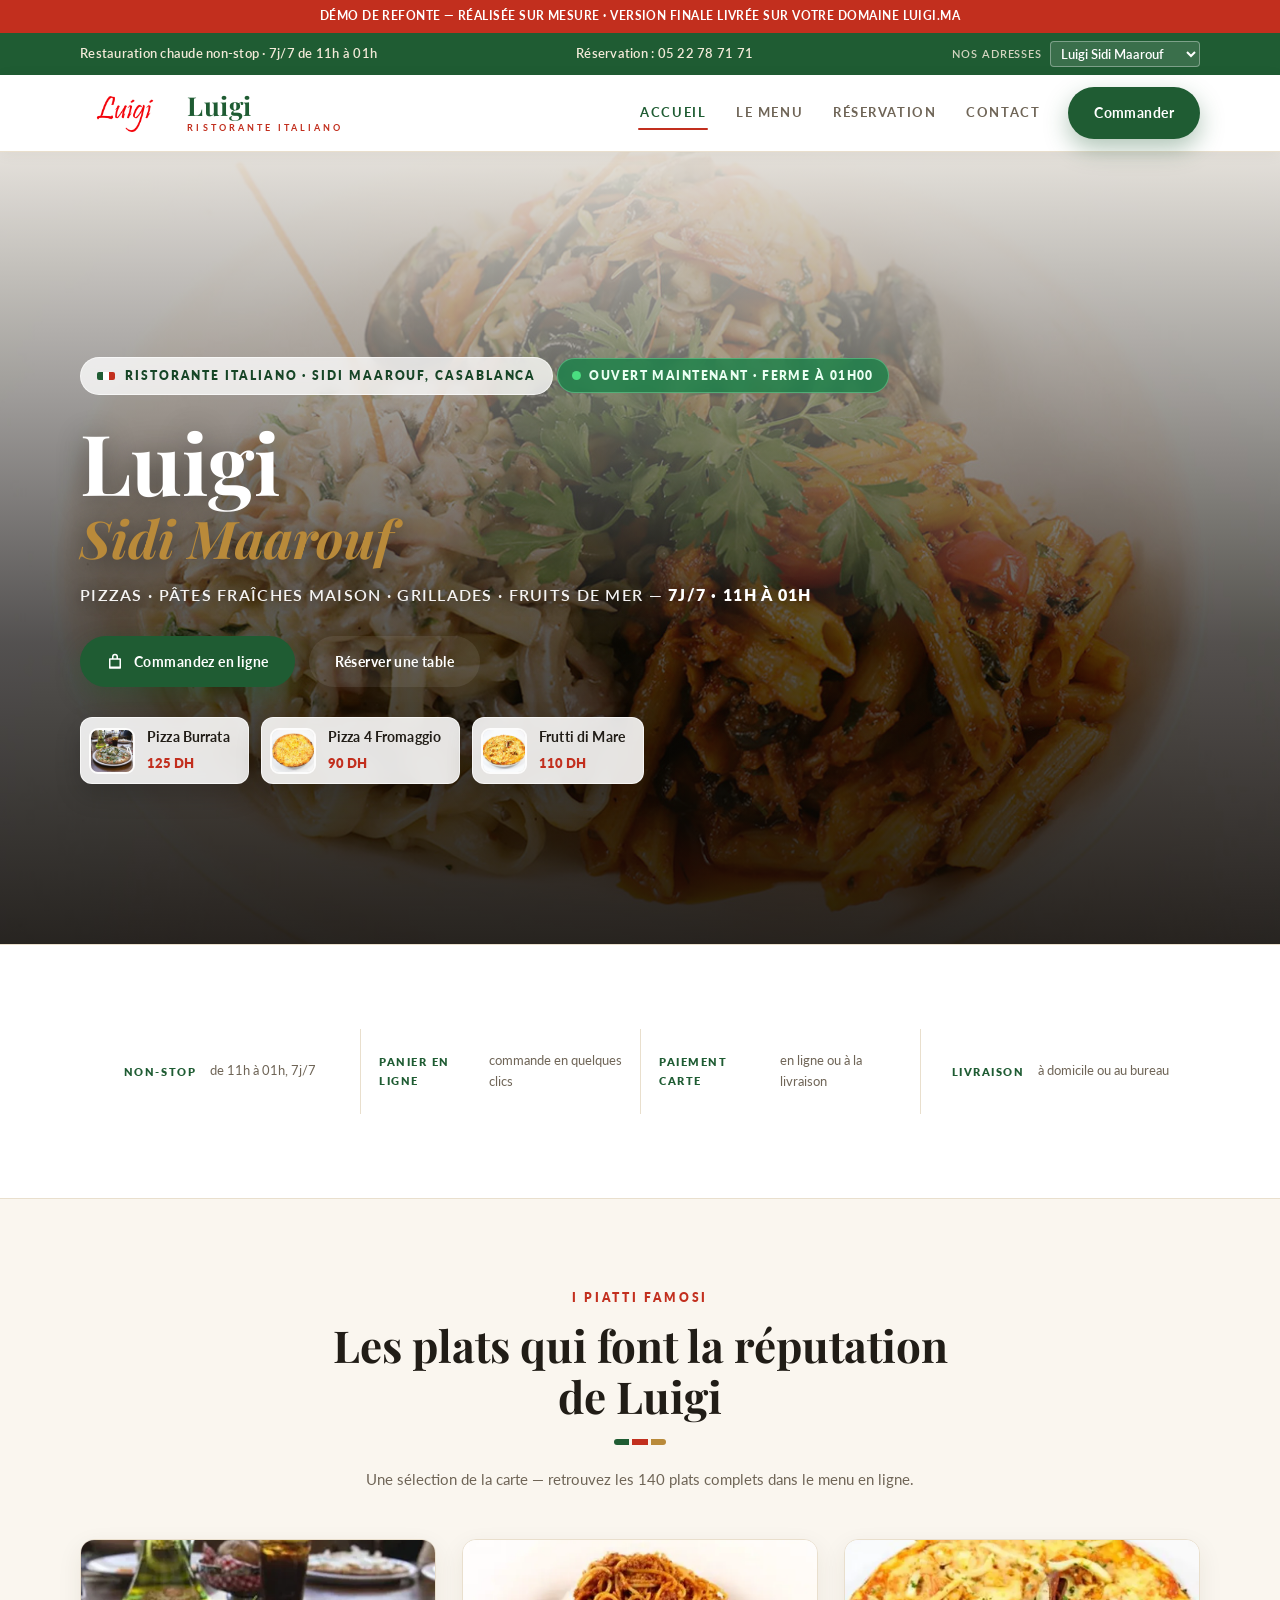
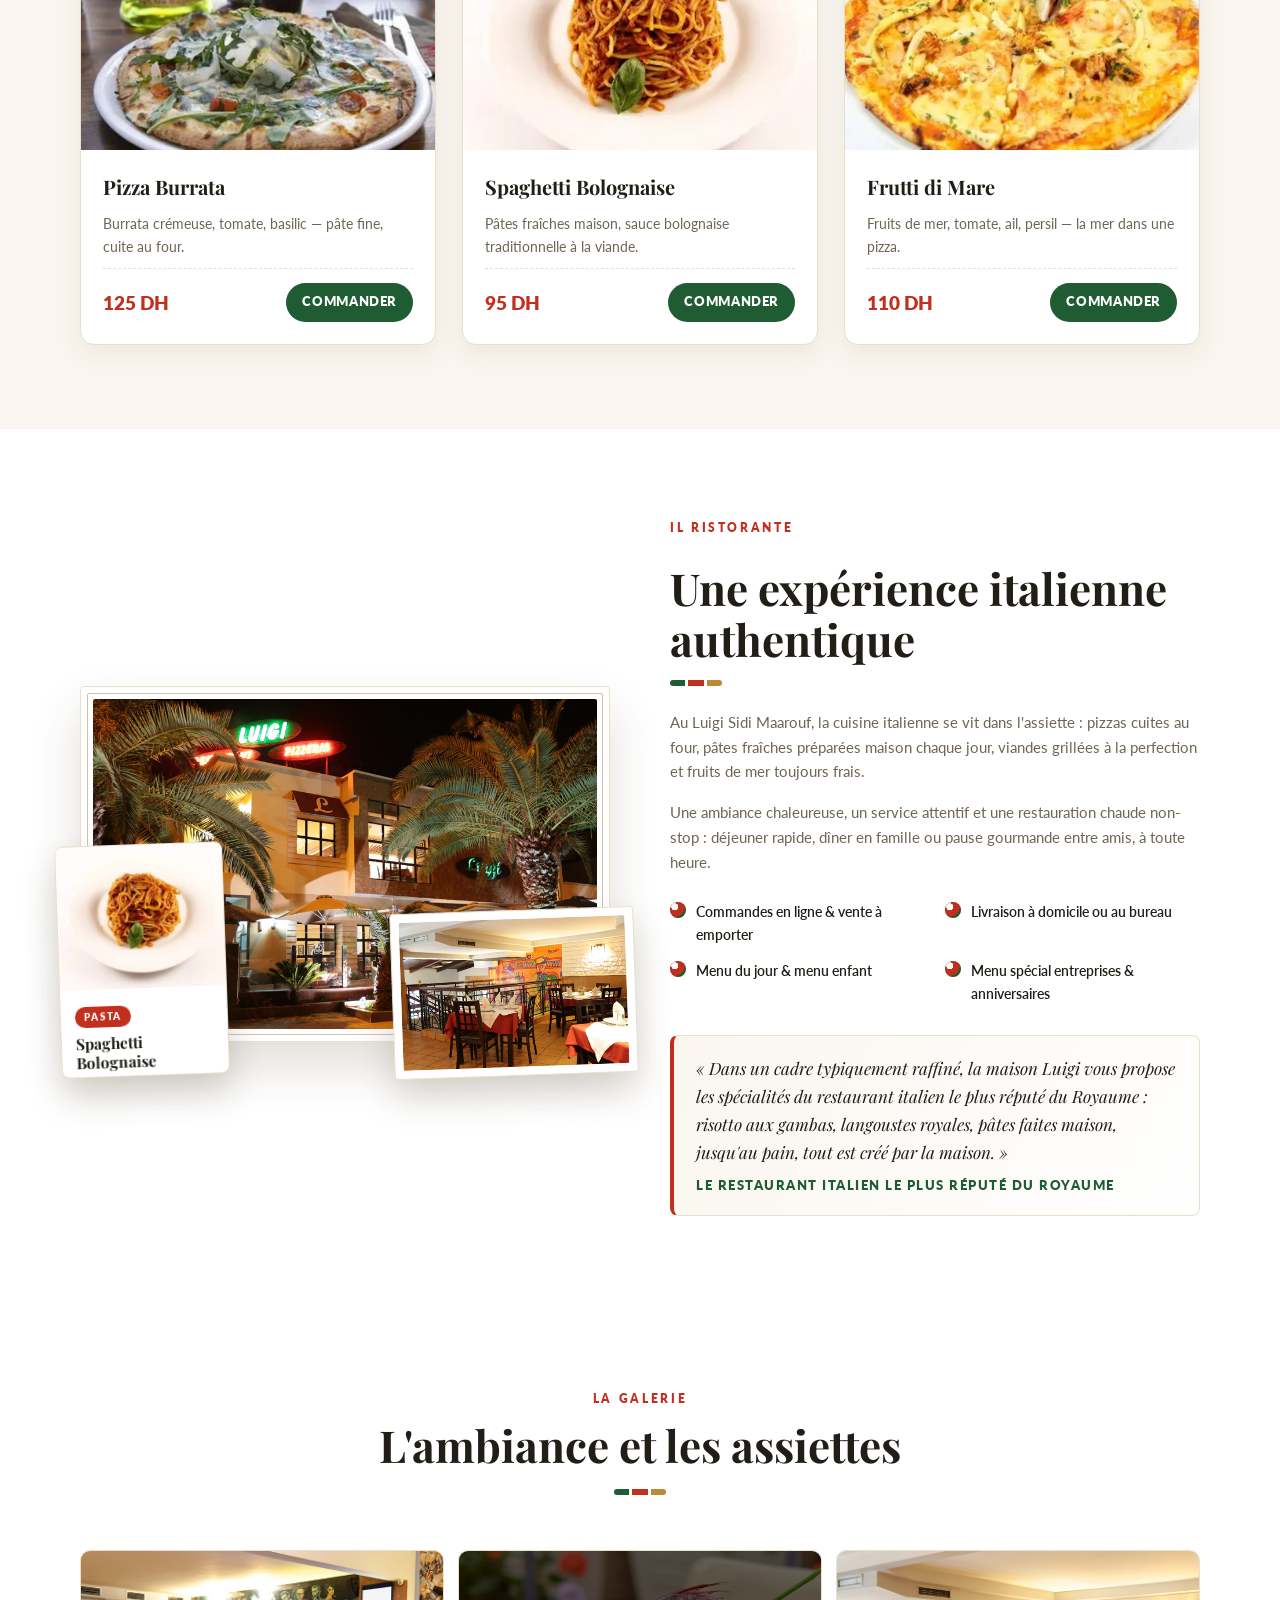
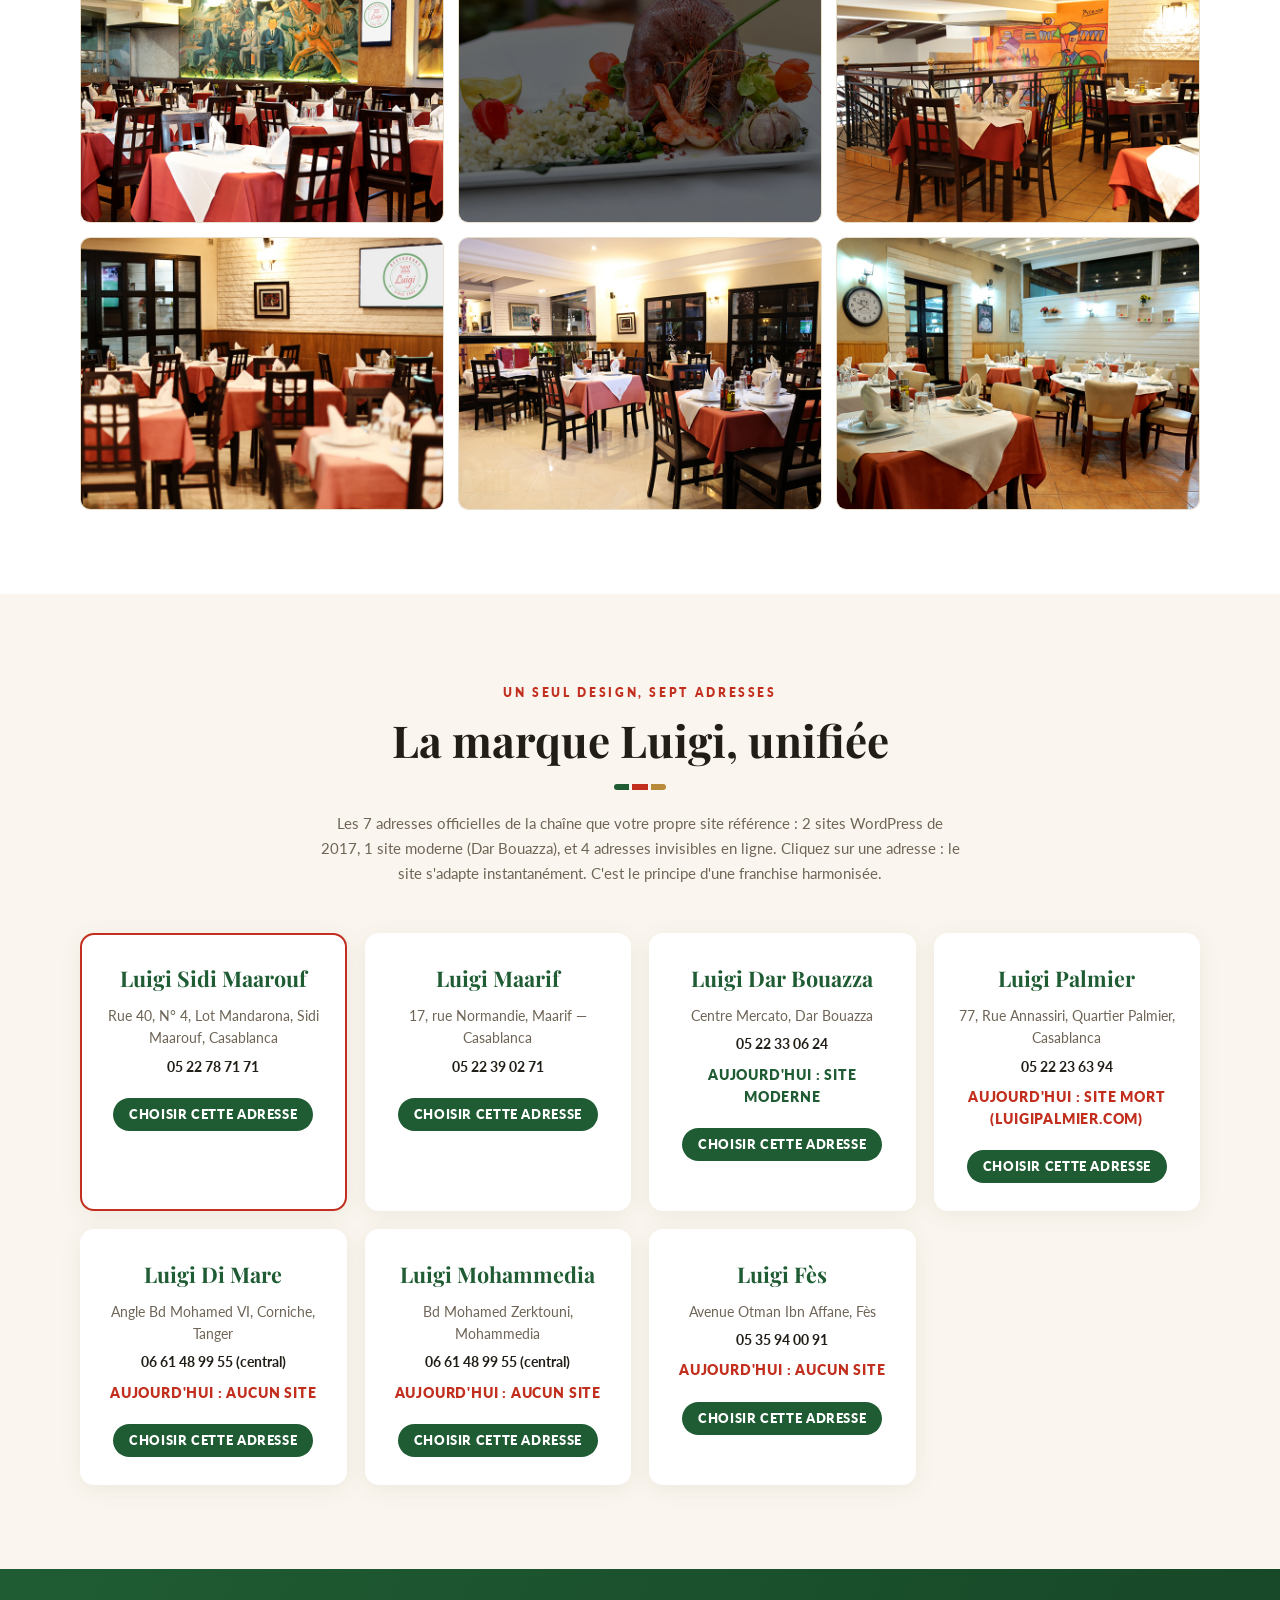
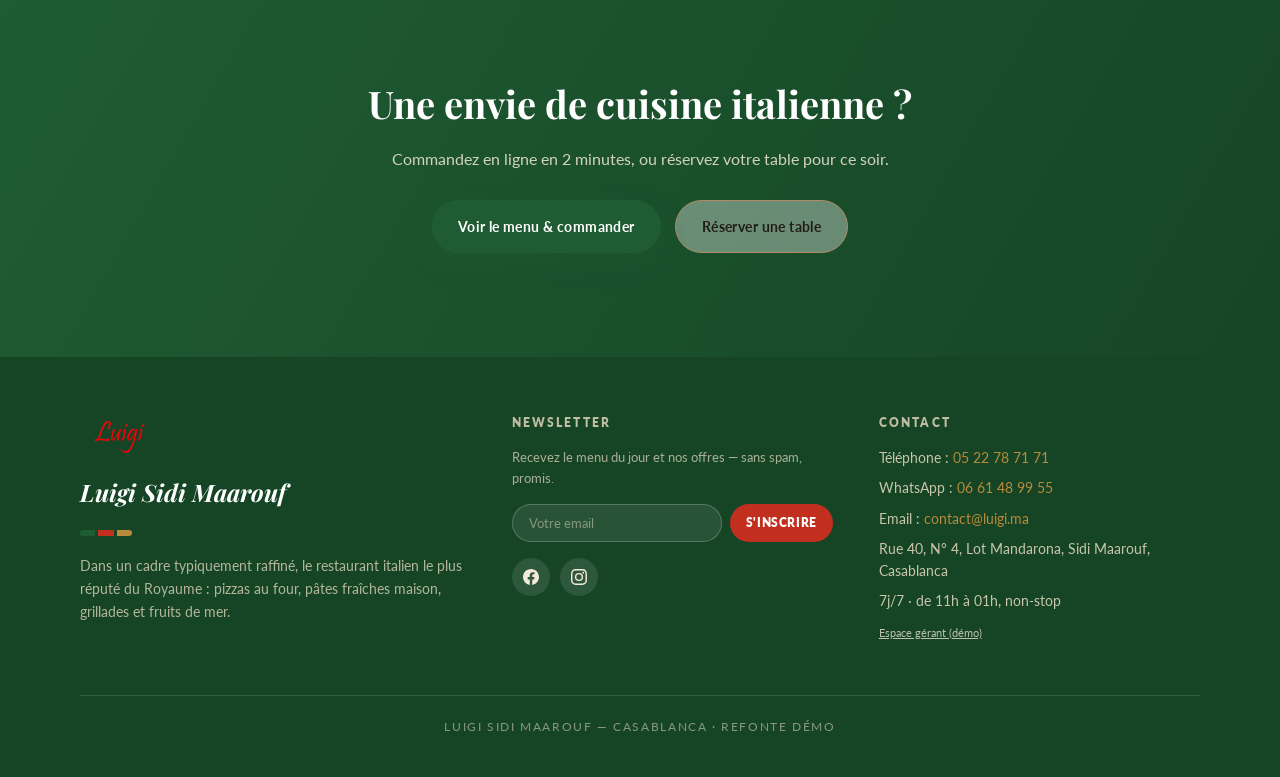
<file: index.html>
<!DOCTYPE html>
<html lang="fr">
<head>
  <meta charset="UTF-8">
  <meta name="viewport" content="width=device-width, initial-scale=1.0">
  <title>Luigi — Restaurant italien | Pizzas, Pâtes fraîches, Grillades</title>
  <meta name="description" content="Luigi : pizzas, pâtes fraîches, viandes grillées, fruits de mer. Chaîne italienne au Maroc — 7 adresses, restauration non-stop de 11h à 01h. Commandez en ligne.">
  <link rel="icon" type="image/png" href="assets/img/logo.png">
  <link rel="preconnect" href="https://fonts.googleapis.com">
  <link rel="preconnect" href="https://fonts.gstatic.com" crossorigin>
  <link href="https://fonts.googleapis.com/css2?family=Playfair+Display:wght@500;700&family=Lato:wght@400;600;700&display=swap" rel="stylesheet">
  <link rel="stylesheet" href="assets/css/style.css?v=13">
</head>
<body>
  <div class="demo-strip">Démo de refonte — réalisée sur mesure · version finale livrée sur votre domaine luigi.ma</div>

  <div class="topbar">
    <div class="container topbar-inner">
      <span>Restauration chaude non-stop · 7j/7 de 11h à 01h</span>
      <span>Réservation : <a id="topPhoneLink" href="tel:+212522787171">05 22 78 71 71</a></span>
      <span class="topbar-loc">
        <label for="locSelect">Nos adresses</label>
        <select id="locSelect" class="loc-select">
          <option value="sidimaarouf">Luigi Sidi Maarouf</option>
          <option value="maarif">Luigi Maarif</option>
          <option value="darbouazza">Luigi Dar Bouazza</option>
          <option value="palmier">Luigi Palmier</option>
          <option value="dimare">Luigi Di Mare (Tanger)</option>
          <option value="mohammedia">Luigi Mohammedia</option>
          <option value="fes">Luigi Fès</option>
        </select>
      </span>
    </div>
  </div>

  <header class="header" id="header">
    <div class="container header-inner">
      <a href="index.html" class="logo">
        <img src="assets/img/logo.png" alt="Luigi">
        <span class="logo-word">Luigi<em>ristorante italiano</em></span>
      </a>
      <nav class="nav" id="nav" aria-label="Navigation principale">
        <a href="index.html" class="nav-link active">Accueil</a>
        <a href="menu.html" class="nav-link">Le Menu</a>
        <a href="reservation.html" class="nav-link">Réservation</a>
        <a href="contact.html" class="nav-link">Contact</a>
        <a href="menu.html" class="btn btn-primary nav-cta">Commander</a>
      </nav>
      <button class="nav-toggle" id="navToggle" aria-label="Menu" aria-expanded="false" aria-controls="nav">
        <span></span><span></span><span></span>
      </button>
    </div>
  </header>

  <section class="hero" id="accueil">
    <div class="hero-bg">
      <img src="assets/img/Luigi-slider-1.jpg" alt="L'ambiance du restaurant Luigi">
    </div>
    <div class="hero-content">
      <span class="hero-badge"><span id="locBadge">Ristorante Italiano · Sidi Maarouf, Casablanca</span></span>
      <span class="open-badge" id="openBadge"><span class="open-dot"></span><span class="open-txt">Vérification…</span></span>
      <h1>Luigi <span id="locName">Sidi Maarouf</span></h1>
      <p class="hero-tag">Pizzas · Pâtes fraîches maison · Grillades · Fruits de mer — <strong>7j/7 · 11h à 01h</strong></p>
      <div class="hero-cta">
        <a href="menu.html" class="btn btn-primary">
          <svg viewBox="0 0 24 24" width="18" height="18" fill="currentColor"><path d="M19 7h-3V5a4 4 0 0 0-8 0v2H5a1 1 0 0 0-1 1v12a1 1 0 0 0 1 1h14a1 1 0 0 0 1-1V8a1 1 0 0 0-1-1Zm-9-2a2 2 0 0 1 4 0v2h-4V5Zm8 13H6V9h12v9Zm-8-10a1 1 0 1 0 2 0 1 1 0 0 0-2 0Z"/></svg>
          Commandez en ligne
        </a>
        <a href="reservation.html" class="btn btn-outline-cream">Réserver une table</a>
      </div>
      <div class="hero-minis">
        <div class="hero-mini">
          <img src="assets/img/menu/IMG-22350000-editedby-YoBEN-ComsideA-4.webp" alt="Pizza Burrata">
          <span><b>Pizza Burrata</b><em>125 DH</em></span>
        </div>
        <div class="hero-mini">
          <img src="assets/img/menu/4-FORMAGGIO.webp" alt="Pizza 4 Fromaggio">
          <span><b>Pizza 4 Fromaggio</b><em>90 DH</em></span>
        </div>
        <div class="hero-mini">
          <img src="assets/img/menu/FRUTTI-DI-MARE.webp" alt="Pizza Frutti di Mare">
          <span><b>Frutti di Mare</b><em>110 DH</em></span>
        </div>
      </div>
    </div>
  </section>

  <section class="info-strip">
    <div class="container info-grid">
      <div class="info-item"><strong>Non-stop</strong><span>de 11h à 01h, 7j/7</span></div>
      <div class="info-item"><strong>Panier en ligne</strong><span>commande en quelques clics</span></div>
      <div class="info-item"><strong>Paiement carte</strong><span>en ligne ou à la livraison</span></div>
      <div class="info-item"><strong>Livraison</strong><span>à domicile ou au bureau</span></div>
    </div>
  </section>

  <section class="featured-section">
    <div class="container">
      <div class="section-head">
        <span class="section-tag">I Piatti Famosi</span>
        <h2>Les plats qui font la réputation de Luigi</h2>
        <span class="flag-stripe"><span></span><span></span><span></span></span>
        <p>Une sélection de la carte — retrouvez les 140 plats complets dans le menu en ligne.</p>
      </div>
      <div class="featured-grid">
        <div class="featured-card">
          <div class="featured-img"><img src="assets/img/menu/IMG-22350000-editedby-YoBEN-ComsideA-4.webp" alt="Pizza Burrata"></div>
          <div class="featured-body">
            <h3>Pizza Burrata</h3>
            <p>Burrata crémeuse, tomate, basilic — pâte fine, cuite au four.</p>
            <div class="featured-bottom"><span class="featured-price">125 DH</span><a href="menu.html" class="btn-add">Commander</a></div>
          </div>
        </div>
        <div class="featured-card">
          <div class="featured-img"><img src="assets/img/menu/Spaghetti-Bolognaise.webp" alt="Spaghetti Bolognaise"></div>
          <div class="featured-body">
            <h3>Spaghetti Bolognaise</h3>
            <p>Pâtes fraîches maison, sauce bolognaise traditionnelle à la viande.</p>
            <div class="featured-bottom"><span class="featured-price">95 DH</span><a href="menu.html" class="btn-add">Commander</a></div>
          </div>
        </div>
        <div class="featured-card">
          <div class="featured-img"><img src="assets/img/menu/FRUTTI-DI-MARE.webp" alt="Frutti di Mare"></div>
          <div class="featured-body">
            <h3>Frutti di Mare</h3>
            <p>Fruits de mer, tomate, ail, persil — la mer dans une pizza.</p>
            <div class="featured-bottom"><span class="featured-price">110 DH</span><a href="menu.html" class="btn-add">Commander</a></div>
          </div>
        </div>
      </div>
    </div>
  </section>

  <section class="about-section" id="a-propos">
    <div class="container about-grid">
      <div class="about-img">
        <div class="frame">
          <img src="assets/img/photo-1.jpg" alt="L'ambiance du restaurant Luigi">
        </div>
        <div class="side-img">
          <img src="assets/img/photo-4.jpg" alt="La table italienne du Luigi">
        </div>
        <div class="flip-card">
          <div class="flip-inner">
            <div class="flip-face flip-front">
              <div class="flip-pic"><img src="assets/img/menu/Spaghetti-Bolognaise.webp" alt="Spaghetti Bolognaise"></div>
              <div class="flip-body">
                <span class="flip-badge">Pasta</span>
                <strong>Spaghetti Bolognaise</strong>
                <small>Pâtes fraîches · faites maison</small>
              </div>
            </div>
            <div class="flip-face flip-back">
              <svg viewBox="0 0 24 24" fill="none" stroke="#fff" stroke-width="2" stroke-linecap="round" stroke-linejoin="round"><path d="M20 6 9 17l-5-5"/></svg>
              <strong>Fatto in casa</strong>
              <small>Pâtes fraîches préparées chaque jour, à l'italienne</small>
            </div>
          </div>
        </div>
      </div>
      <div class="about-text">
        <span class="section-tag">Il Ristorante</span>
        <h2>Une expérience italienne authentique</h2>
        <span class="flag-stripe"><span></span><span></span><span></span></span>
        <p>Au Luigi Sidi Maarouf, la cuisine italienne se vit dans l'assiette : pizzas cuites au four, pâtes fraîches préparées maison chaque jour, viandes grillées à la perfection et fruits de mer toujours frais.</p>
        <p>Une ambiance chaleureuse, un service attentif et une restauration chaude non-stop : déjeuner rapide, dîner en famille ou pause gourmande entre amis, à toute heure.</p>
        <div class="about-points">
          <div class="about-point">Commandes en ligne & vente à emporter</div>
          <div class="about-point">Livraison à domicile ou au bureau</div>
          <div class="about-point">Menu du jour & menu enfant</div>
          <div class="about-point">Menu spécial entreprises & anniversaires</div>
        </div>
        <div class="about-accent">
          <div class="quote">« Dans un cadre typiquement raffiné, la maison Luigi vous propose les spécialités du restaurant italien le plus réputé du Royaume : risotto aux gambas, langoustes royales, pâtes faites maison, jusqu'au pain, tout est créé par la maison. »</div>
          <div class="sign">Le restaurant italien le plus réputé du Royaume</div>
        </div>
      </div>
    </div>
  </section>

  <section class="gallery-section">
    <div class="container">
      <div class="section-head">
        <span class="section-tag">La Galerie</span>
        <h2>L'ambiance et les assiettes</h2>
        <span class="flag-stripe"><span></span><span></span><span></span></span>
      </div>
      <div class="gallery-grid">
        <img src="assets/img/photo-2.jpg" alt="Luigi ambulance">
        <img src="assets/img/slider-2.jpg" alt="Luigi salle">
        <img src="assets/img/photo-4.jpg" alt="Luigi table">
        <img src="assets/img/photo-6.jpg" alt="Luigi dégustation">
        <img src="assets/img/photo-7.jpg" alt="Luigi intérieur">
        <img src="assets/img/photo-8.jpg" alt="Luigi plats">
      </div>
    </div>
  </section>

  <section class="addresses-section">
    <div class="container">
      <div class="section-head">
        <span class="section-tag">Un seul design, sept adresses</span>
        <h2>La marque Luigi, unifiée</h2>
        <span class="flag-stripe"><span></span><span></span><span></span></span>
        <p>Les 7 adresses officielles de la chaîne que votre propre site référence : 2 sites WordPress de 2017, 1 site moderne (Dar Bouazza), et 4 adresses invisibles en ligne. Cliquez sur une adresse : le site s'adapte instantanément. C'est le principe d'une franchise harmonisée.</p>
      </div>
      <div class="addresses-grid">
        <div class="address-card" data-loc="sidimaarouf">
          <h3>Luigi Sidi Maarouf</h3>
          <p>Rue 40, N° 4, Lot Mandarona, Sidi Maarouf, Casablanca</p>
          <p class="address-tel">05 22 78 71 71</p>
          <button class="btn-add">Choisir cette adresse</button>
        </div>
        <div class="address-card" data-loc="maarif">
          <h3>Luigi Maarif</h3>
          <p>17, rue Normandie, Maarif — Casablanca</p>
          <p class="address-tel">05 22 39 02 71</p>
          <button class="btn-add">Choisir cette adresse</button>
        </div>
        <div class="address-card" data-loc="darbouazza">
          <h3>Luigi Dar Bouazza</h3>
          <p>Centre Mercato, Dar Bouazza</p>
          <p class="address-tel">05 22 33 06 24</p>
          <p class="addr-status ok">Aujourd'hui : site moderne</p>
          <button class="btn-add">Choisir cette adresse</button>
        </div>
        <div class="address-card" data-loc="palmier">
          <h3>Luigi Palmier</h3>
          <p>77, Rue Annassiri, Quartier Palmier, Casablanca</p>
          <p class="address-tel">05 22 23 63 94</p>
          <p class="addr-status bad">Aujourd'hui : site mort (luigipalmier.com)</p>
          <button class="btn-add">Choisir cette adresse</button>
        </div>
        <div class="address-card" data-loc="dimare">
          <h3>Luigi Di Mare</h3>
          <p>Angle Bd Mohamed VI, Corniche, Tanger</p>
          <p class="address-tel">06 61 48 99 55 (central)</p>
          <p class="addr-status bad">Aujourd'hui : aucun site</p>
          <button class="btn-add">Choisir cette adresse</button>
        </div>
        <div class="address-card" data-loc="mohammedia">
          <h3>Luigi Mohammedia</h3>
          <p>Bd Mohamed Zerktouni, Mohammedia</p>
          <p class="address-tel">06 61 48 99 55 (central)</p>
          <p class="addr-status bad">Aujourd'hui : aucun site</p>
          <button class="btn-add">Choisir cette adresse</button>
        </div>
        <div class="address-card" data-loc="fes">
          <h3>Luigi Fès</h3>
          <p>Avenue Otman Ibn Affane, Fès</p>
          <p class="address-tel">05 35 94 00 91</p>
          <p class="addr-status bad">Aujourd'hui : aucun site</p>
          <button class="btn-add">Choisir cette adresse</button>
        </div>
      </div>
    </div>
  </section>

  <section class="cta-band">
    <div class="container cta-inner">
      <h2>Une envie de cuisine italienne ?</h2>
      <p>Commandez en ligne en 2 minutes, ou réservez votre table pour ce soir.</p>
      <div class="hero-cta" style="justify-content:center">
        <a href="menu.html" class="btn btn-primary">Voir le menu & commander</a>
        <a href="reservation.html" class="btn btn-outline">Réserver une table</a>
      </div>
    </div>
  </section>
  <footer class="footer">
    <div class="container">
      <div class="footer-grid">
        <div class="footer-col">
          <img src="assets/img/logo.png" alt="Luigi" class="footer-logo">
          <h3 id="footerName">Luigi Sidi Maarouf</h3>
          <span class="flag-stripe"><span></span><span></span><span></span></span>
          <p class="footer-about">Dans un cadre typiquement raffiné, le restaurant italien le plus réputé du Royaume : pizzas au four, pâtes fraîches maison, grillades et fruits de mer.</p>
        </div>
        <div class="footer-col">
          <h4>Newsletter</h4>
          <p class="footer-sub">Recevez le menu du jour et nos offres — sans spam, promis.</p>
          <form class="newsletter-form" id="newsletterForm" novalidate>
            <input type="email" id="newsletterEmail" placeholder="Votre email" required>
            <button type="submit" id="newsletterBtn">S'inscrire</button>
          </form>
          <p class="newsletter-done" id="newsletterDone" hidden>Inscription envoyée ✓ — bienvenue à la table Luigi.</p>
          <div class="footer-social">
            <a href="https://www.facebook.com/luigimaroc/" target="_blank" rel="noopener" class="social-icon" aria-label="Facebook Luigi">
              <svg viewBox="0 0 24 24" width="16" height="16" fill="currentColor"><path d="M24 12.073C24 5.405 18.627 0 12 0S0 5.405 0 12.073C0 18.1 4.388 23.094 10.125 24v-8.437H7.078v-3.49h3.047v-2.66c0-3.025 1.792-4.697 4.533-4.697 1.313 0 2.686.236 2.686.236v2.971H15.83c-1.491 0-1.956.93-1.956 1.886v2.264h3.328l-.532 3.49h-2.796V24C19.612 23.094 24 18.1 24 12.073z"/></svg>
            </a>
            <a href="https://www.instagram.com/luigimarocofficiel/" target="_blank" rel="noopener" class="social-icon" aria-label="Instagram Luigi">
              <svg viewBox="0 0 24 24" width="16" height="16" fill="currentColor"><path d="M12 2.163c3.204 0 3.584.012 4.85.07 3.252.148 4.771 1.691 4.919 4.919.058 1.265.069 1.645.069 4.849 0 3.205-.012 3.584-.069 4.849-.149 3.225-1.664 4.771-4.919 4.919-1.266.058-1.644.07-4.85.07-3.204 0-3.584-.012-4.849-.07-3.26-.149-4.771-1.699-4.919-4.92-.058-1.265-.07-1.644-.07-4.849 0-3.204.013-3.583.07-4.849.149-3.227 1.664-4.771 4.919-4.919 1.266-.057 1.645-.069 4.849-.069zM12 0C8.741 0 8.333.014 7.053.072 2.695.272.273 2.69.073 7.052.014 8.333 0 8.741 0 12c0 3.259.014 3.668.072 4.948.2 4.358 2.618 6.78 6.98 6.98C8.333 23.986 8.741 24 12 24c3.259 0 3.668-.014 4.948-.072 4.354-.2 6.782-2.618 6.979-6.98.059-1.28.073-1.689.073-4.948 0-3.259-.014-3.667-.072-4.947-.196-4.354-2.617-6.78-6.979-6.98C15.668.014 15.259 0 12 0zm0 5.838a6.162 6.162 0 1 0 0 12.324 6.162 6.162 0 0 0 0-12.324zM12 16a4 4 0 1 1 0-8 4 4 0 0 1 0 8zm6.406-11.845a1.44 1.44 0 1 0 0 2.881 1.44 1.44 0 0 0 0-2.881z"/></svg>
            </a>
          </div>
        </div>
        <div class="footer-col">
          <h4>Contact</h4>
          <p class="footer-line">Téléphone : <a id="footerPhone" href="tel:+212522787171">05 22 78 71 71</a></p>
          <p class="footer-line">WhatsApp : <a id="footerWa" href="https://wa.me/212661489955" target="_blank" rel="noopener">06 61 48 99 55</a></p>
          <p class="footer-line">Email : <a id="footerEmail" href="mailto:contact@luigi.ma">contact@luigi.ma</a></p>
          <p class="footer-line" id="footerAddr">Rue 40, N° 4, Lot Mandarona, Sidi Maarouf, Casablanca</p>
          <p class="footer-line">7j/7 · de 11h à 01h, non-stop</p>
          <p class="footer-line admin-link"><a href="admin.html">Espace gérant (démo)</a></p>
        </div>
      </div>
      <p class="footer-copy">Luigi Sidi Maarouf — Casablanca · Refonte démo</p>
    </div>
  </footer>

  <script src="assets/js/main.js?v=13"></script>
</body>
</html>
</file>
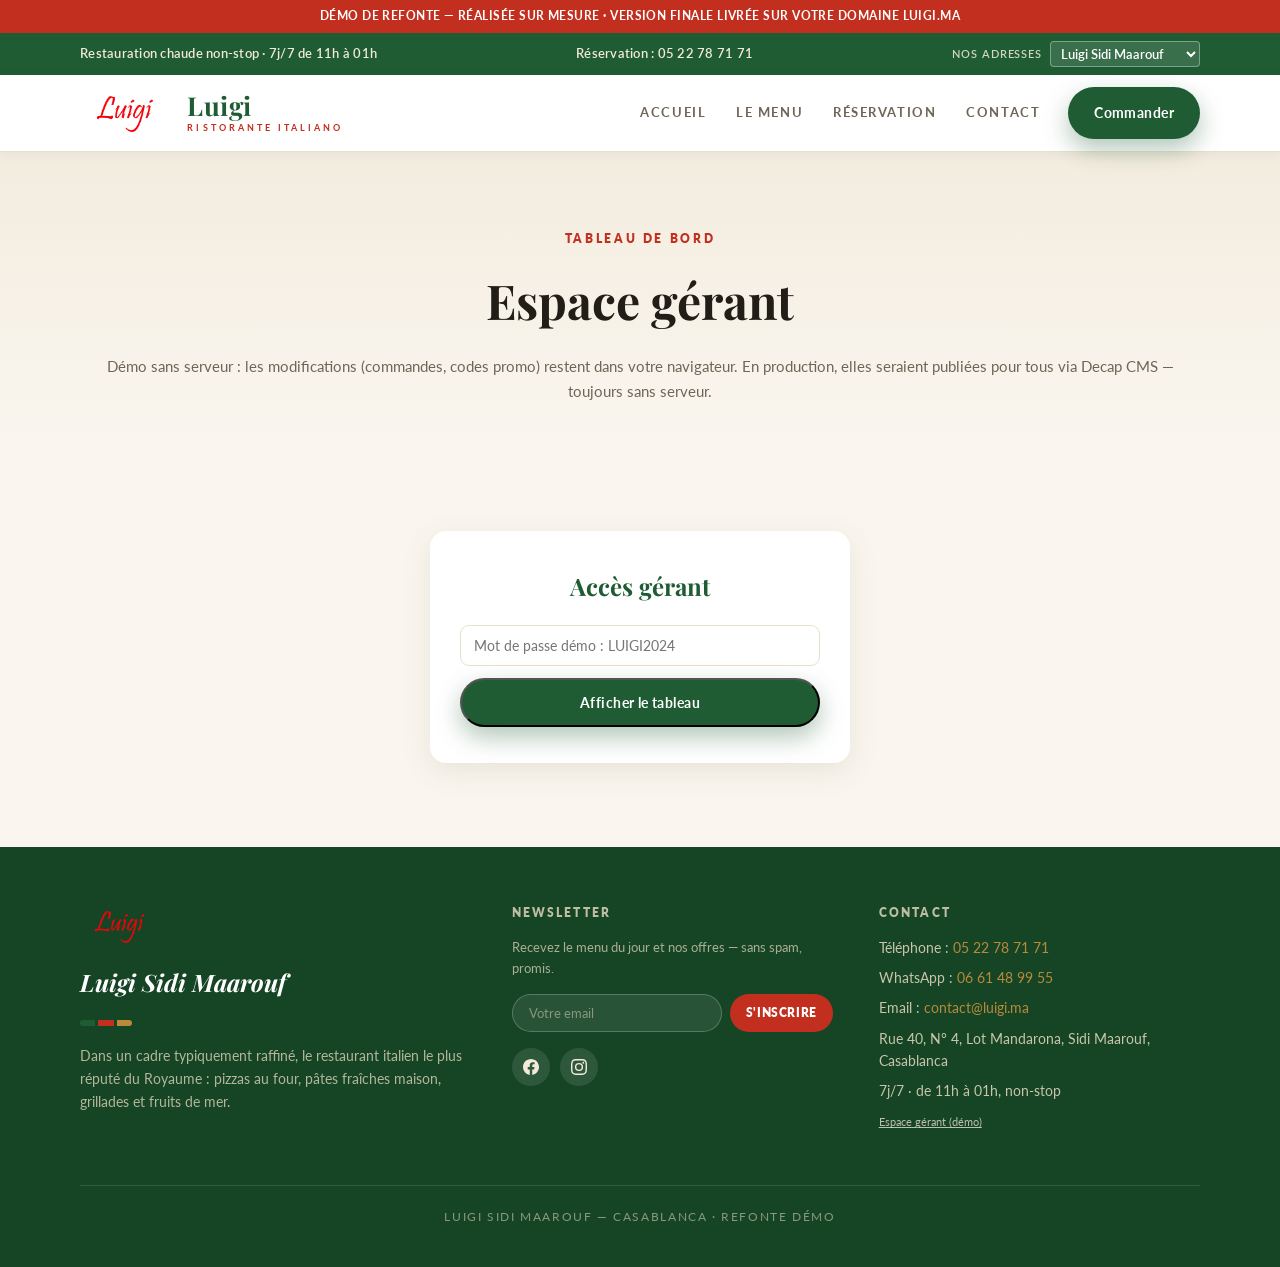
<file: admin.html>
<!DOCTYPE html>
<html lang="fr">
<head>
  <meta charset="UTF-8">
  <meta name="viewport" content="width=device-width, initial-scale=1.0">
  <title>Espace gérant — Luigi | Tableau de bord, commandes, codes promo</title>
  <meta name="description" content="Espace de gestion démo du site Luigi : suivi des commandes, codes promo. Sans serveur, sans backend.">
  <link rel="icon" type="image/png" href="assets/img/logo.png">
  <link rel="preconnect" href="https://fonts.googleapis.com">
  <link rel="preconnect" href="https://fonts.gstatic.com" crossorigin>
  <link href="https://fonts.googleapis.com/css2?family=Playfair+Display:wght@500;700&family=Lato:wght@400;600;700&display=swap" rel="stylesheet">
  <link rel="stylesheet" href="assets/css/style.css?v=13">
</head>
<body>
  <div class="demo-strip">Démo de refonte — réalisée sur mesure · version finale livrée sur votre domaine luigi.ma</div>

  <div class="topbar">
    <div class="container topbar-inner">
      <span>Restauration chaude non-stop · 7j/7 de 11h à 01h</span>
      <span>Réservation : <a id="topPhoneLink" href="tel:+212522787171">05 22 78 71 71</a></span>
      <span class="topbar-loc">
        <label for="locSelect">Nos adresses</label>
        <select id="locSelect" class="loc-select">
          <option value="sidimaarouf">Luigi Sidi Maarouf</option>
          <option value="maarif">Luigi Maarif</option>
          <option value="darbouazza">Luigi Dar Bouazza</option>
          <option value="palmier">Luigi Palmier</option>
          <option value="dimare">Luigi Di Mare (Tanger)</option>
          <option value="mohammedia">Luigi Mohammedia</option>
          <option value="fes">Luigi Fès</option>
        </select>
      </span>
    </div>
  </div>

  <header class="header" id="header">
    <div class="container header-inner">
      <a href="index.html" class="logo">
        <img src="assets/img/logo.png" alt="Luigi">
        <span class="logo-word">Luigi<em>ristorante italiano</em></span>
      </a>
      <nav class="nav" id="nav" aria-label="Navigation principale">
        <a href="index.html" class="nav-link">Accueil</a>
        <a href="menu.html" class="nav-link">Le Menu</a>
        <a href="reservation.html" class="nav-link">Réservation</a>
        <a href="contact.html" class="nav-link">Contact</a>
        <a href="menu.html" class="btn btn-primary nav-cta">Commander</a>
      </nav>
      <button class="nav-toggle" id="navToggle" aria-label="Menu" aria-expanded="false" aria-controls="nav">
        <span></span><span></span><span></span>
      </button>
    </div>
  </header>

  <section class="page-head">
    <div class="container">
      <span class="section-tag">Tableau de bord</span>
      <h1>Espace gérant</h1>
      <p>Démo sans serveur : les modifications (commandes, codes promo) restent dans votre navigateur. En production, elles seraient publiées pour tous via Decap CMS — toujours sans serveur.</p>
    </div>
  </section>

  <section class="admin-section">
    <div class="container">
      <div id="adminGate" class="admin-gate">
        <h2>Accès gérant</h2>
        <form id="adminLogin" class="admin-login">
          <input class="co-input" type="password" id="adminPass" placeholder="Mot de passe démo : LUIGI2024" autocomplete="off">
          <button type="submit" class="btn btn-primary btn-block">Afficher le tableau</button>
        </form>
      </div>

      <div id="adminPanel" hidden>
        <div class="admin-kpis">
          <div class="admin-kpi"><span class="kpi-num" id="kpiOrders">0</span><span class="kpi-label">Commandes en cours</span></div>
          <div class="admin-kpi"><span class="kpi-num" id="kpiCa">0 DH</span><span class="kpi-label">Chiffre d'affaires</span></div>
          <div class="admin-kpi"><span class="kpi-num" id="kpiPromos">0</span><span class="kpi-label">Codes promo actifs</span></div>
          <div class="admin-kpi"><span class="kpi-num" id="kpiBaseline">96%</span><span class="kpi-label">Commandes WhatsApp → cuisine</span></div>
        </div>

        <div class="admin-cols">
          <div class="admin-card">
            <h3>Commandes en cours</h3>
            <p class="admin-note">Cliquez sur un statut pour le faire avancer : Nouvelle → En préparation → En livraison → Livrée.</p>
            <div id="ordersList" class="orders-list"></div>
            <form id="orderAdd" class="admin-add">
              <input class="co-input" id="oName" placeholder="Nom du client">
              <input class="co-input" id="oTotal" placeholder="Total DH" inputmode="numeric">
              <select class="co-input" id="oType">
                <option value="Livraison">Livraison</option>
                <option value="À emporter">À emporter</option>
                <option value="Sur place">Sur place</option>
              </select>
              <button class="btn btn-primary" type="submit">Ajouter</button>
            </form>
          </div>

          <div class="admin-card">
            <h3>Codes promo</h3>
            <p class="admin-note">Les changements s'appliquent immédiatement au panier du site (même navigateur).</p>
            <div id="promosList" class="promos-list"></div>
            <form id="promoAdd" class="admin-add">
              <input class="co-input" id="pCode" placeholder="CODE (ex : LUIGI10)" maxlength="16" style="text-transform:uppercase">
              <input class="co-input" id="pPct" placeholder="% remise" inputmode="numeric">
              <button class="btn btn-primary" type="submit">Créer</button>
            </form>
          </div>
        </div>
      </div>
    </div>
  </section>
  <footer class="footer">
    <div class="container">
      <div class="footer-grid">
        <div class="footer-col">
          <img src="assets/img/logo.png" alt="Luigi" class="footer-logo">
          <h3 id="footerName">Luigi Sidi Maarouf</h3>
          <span class="flag-stripe"><span></span><span></span><span></span></span>
          <p class="footer-about">Dans un cadre typiquement raffiné, le restaurant italien le plus réputé du Royaume : pizzas au four, pâtes fraîches maison, grillades et fruits de mer.</p>
        </div>
        <div class="footer-col">
          <h4>Newsletter</h4>
          <p class="footer-sub">Recevez le menu du jour et nos offres — sans spam, promis.</p>
          <form class="newsletter-form" id="newsletterForm" novalidate>
            <input type="email" id="newsletterEmail" placeholder="Votre email" required>
            <button type="submit" id="newsletterBtn">S'inscrire</button>
          </form>
          <p class="newsletter-done" id="newsletterDone" hidden>Inscription envoyée ✓ — bienvenue à la table Luigi.</p>
          <div class="footer-social">
            <a href="https://www.facebook.com/luigimaroc/" target="_blank" rel="noopener" class="social-icon" aria-label="Facebook Luigi">
              <svg viewBox="0 0 24 24" width="16" height="16" fill="currentColor"><path d="M24 12.073C24 5.405 18.627 0 12 0S0 5.405 0 12.073C0 18.1 4.388 23.094 10.125 24v-8.437H7.078v-3.49h3.047v-2.66c0-3.025 1.792-4.697 4.533-4.697 1.313 0 2.686.236 2.686.236v2.971H15.83c-1.491 0-1.956.93-1.956 1.886v2.264h3.328l-.532 3.49h-2.796V24C19.612 23.094 24 18.1 24 12.073z"/></svg>
            </a>
            <a href="https://www.instagram.com/luigimarocofficiel/" target="_blank" rel="noopener" class="social-icon" aria-label="Instagram Luigi">
              <svg viewBox="0 0 24 24" width="16" height="16" fill="currentColor"><path d="M12 2.163c3.204 0 3.584.012 4.85.07 3.252.148 4.771 1.691 4.919 4.919.058 1.265.069 1.645.069 4.849 0 3.205-.012 3.584-.069 4.849-.149 3.225-1.664 4.771-4.919 4.919-1.266.058-1.644.07-4.85.07-3.204 0-3.584-.012-4.849-.07-3.26-.149-4.771-1.699-4.919-4.92-.058-1.265-.07-1.644-.07-4.849 0-3.204.013-3.583.07-4.849.149-3.227 1.664-4.771 4.919-4.919 1.266-.057 1.645-.069 4.849-.069zM12 0C8.741 0 8.333.014 7.053.072 2.695.272.273 2.69.073 7.052.014 8.333 0 8.741 0 12c0 3.259.014 3.668.072 4.948.2 4.358 2.618 6.78 6.98 6.98C8.333 23.986 8.741 24 12 24c3.259 0 3.668-.014 4.948-.072 4.354-.2 6.782-2.618 6.979-6.98.059-1.28.073-1.689.073-4.948 0-3.259-.014-3.667-.072-4.947-.196-4.354-2.617-6.78-6.979-6.98C15.668.014 15.259 0 12 0zm0 5.838a6.162 6.162 0 1 0 0 12.324 6.162 6.162 0 0 0 0-12.324zM12 16a4 4 0 1 1 0-8 4 4 0 0 1 0 8zm6.406-11.845a1.44 1.44 0 1 0 0 2.881 1.44 1.44 0 0 0 0-2.881z"/></svg>
            </a>
          </div>
        </div>
        <div class="footer-col">
          <h4>Contact</h4>
          <p class="footer-line">Téléphone : <a id="footerPhone" href="tel:+212522787171">05 22 78 71 71</a></p>
          <p class="footer-line">WhatsApp : <a id="footerWa" href="https://wa.me/212661489955" target="_blank" rel="noopener">06 61 48 99 55</a></p>
          <p class="footer-line">Email : <a id="footerEmail" href="mailto:contact@luigi.ma">contact@luigi.ma</a></p>
          <p class="footer-line" id="footerAddr">Rue 40, N° 4, Lot Mandarona, Sidi Maarouf, Casablanca</p>
          <p class="footer-line">7j/7 · de 11h à 01h, non-stop</p>
          <p class="footer-line admin-link"><a href="admin.html">Espace gérant (démo)</a></p>
        </div>
      </div>
      <p class="footer-copy">Luigi Sidi Maarouf — Casablanca · Refonte démo</p>
    </div>
  </footer>

<script src="assets/js/admin.js?v=13"></script>  <script src="assets/js/main.js?v=13"></script>
</body>
</html>
</file>
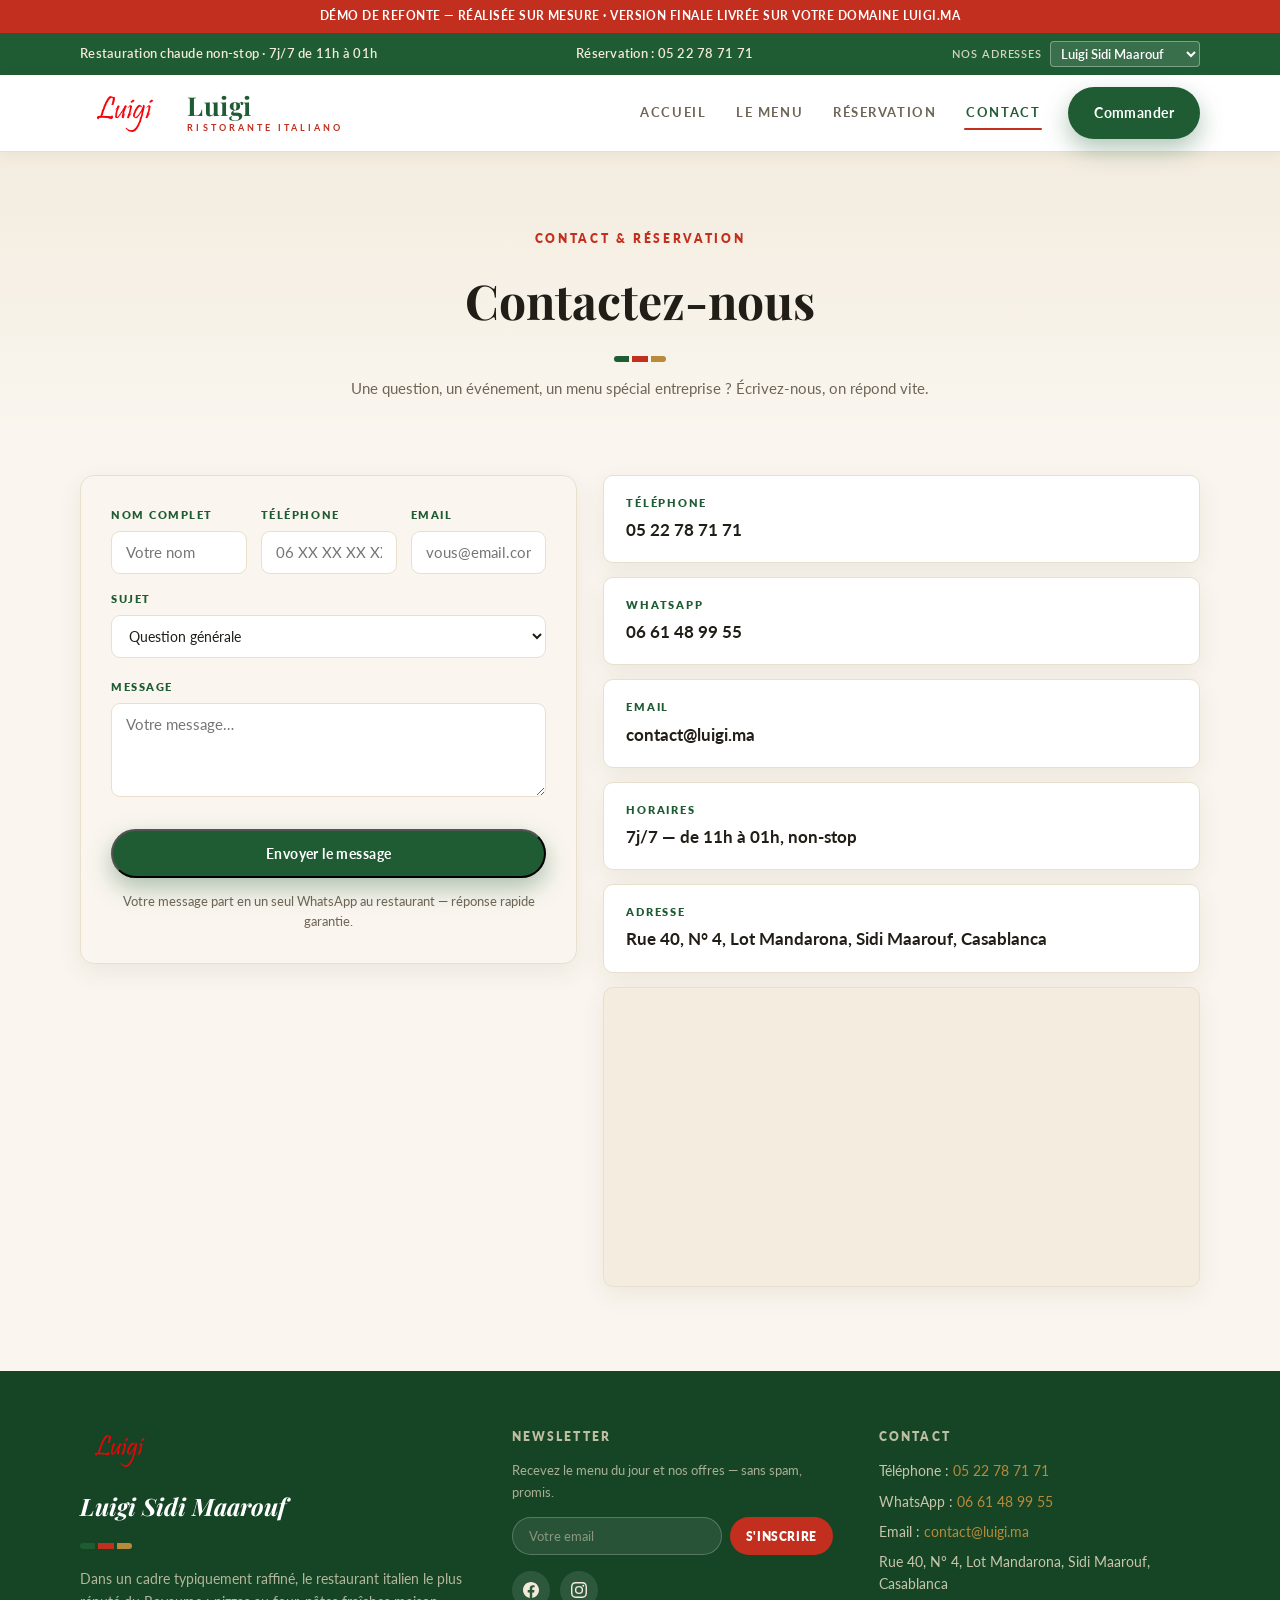
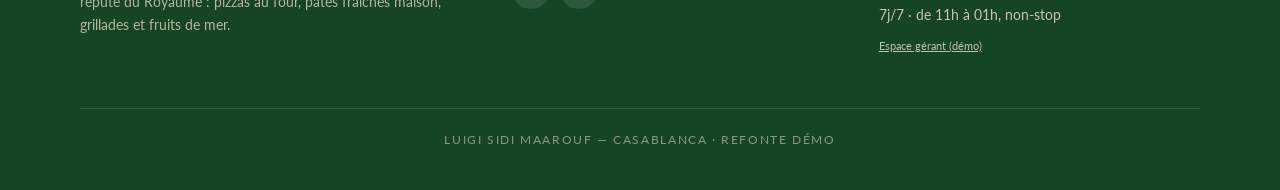
<file: contact.html>
<!DOCTYPE html>
<html lang="fr">
<head>
  <meta charset="UTF-8">
  <meta name="viewport" content="width=device-width, initial-scale=1.0">
  <title>Contact — Luigi | Téléphone, WhatsApp, adresses</title>
  <meta name="description" content="Contactez le Luigi Sidi Maarouf à Casablanca : téléphone, WhatsApp, email, horaires et plan d'accès. Une question, un événement, un menu d'entreprise ?">
  <link rel="icon" type="image/png" href="assets/img/logo.png">
  <link rel="preconnect" href="https://fonts.googleapis.com">
  <link rel="preconnect" href="https://fonts.gstatic.com" crossorigin>
  <link href="https://fonts.googleapis.com/css2?family=Playfair+Display:wght@500;700&family=Lato:wght@400;600;700&display=swap" rel="stylesheet">
  <link rel="stylesheet" href="assets/css/style.css?v=13">
</head>
<body>
  <div class="demo-strip">Démo de refonte — réalisée sur mesure · version finale livrée sur votre domaine luigi.ma</div>

  <div class="topbar">
    <div class="container topbar-inner">
      <span>Restauration chaude non-stop · 7j/7 de 11h à 01h</span>
      <span>Réservation : <a id="topPhoneLink" href="tel:+212522787171">05 22 78 71 71</a></span>
      <span class="topbar-loc">
        <label for="locSelect">Nos adresses</label>
        <select id="locSelect" class="loc-select">
          <option value="sidimaarouf">Luigi Sidi Maarouf</option>
          <option value="maarif">Luigi Maarif</option>
          <option value="darbouazza">Luigi Dar Bouazza</option>
          <option value="palmier">Luigi Palmier</option>
          <option value="dimare">Luigi Di Mare (Tanger)</option>
          <option value="mohammedia">Luigi Mohammedia</option>
          <option value="fes">Luigi Fès</option>
        </select>
      </span>
    </div>
  </div>

  <header class="header" id="header">
    <div class="container header-inner">
      <a href="index.html" class="logo">
        <img src="assets/img/logo.png" alt="Luigi">
        <span class="logo-word">Luigi<em>ristorante italiano</em></span>
      </a>
      <nav class="nav" id="nav" aria-label="Navigation principale">
        <a href="index.html" class="nav-link">Accueil</a>
        <a href="menu.html" class="nav-link">Le Menu</a>
        <a href="reservation.html" class="nav-link">Réservation</a>
        <a href="contact.html" class="nav-link active">Contact</a>
        <a href="menu.html" class="btn btn-primary nav-cta">Commander</a>
      </nav>
      <button class="nav-toggle" id="navToggle" aria-label="Menu" aria-expanded="false" aria-controls="nav">
        <span></span><span></span><span></span>
      </button>
    </div>
  </header>

  <section class="page-head">
    <div class="container">
      <span class="section-tag">Contact & réservation</span>
      <h1>Contactez-nous</h1>
      <span class="flag-stripe"><span></span><span></span><span></span></span>
      <p>Une question, un événement, un menu spécial entreprise ? Écrivez-nous, on répond vite.</p>
    </div>
  </section>

  <section class="contact-section" style="padding-top:30px">
    <div class="container">
      <div class="contact-grid">
        <div class="contact-info">
          <form class="reservation-form" id="contactForm" novalidate>
            <div class="res-form-row">
              <div class="res-field">
                <label for="ct-name">Nom complet</label>
                <input type="text" id="ct-name" placeholder="Votre nom" required>
              </div>
              <div class="res-field">
                <label for="ct-phone">Téléphone</label>
                <input type="tel" id="ct-phone" placeholder="06 XX XX XX XX">
              </div>
              <div class="res-field">
                <label for="ct-email">Email</label>
                <input type="email" id="ct-email" placeholder="vous@email.com" required>
              </div>
            </div>
            <div class="res-field-wide">
              <label for="ct-topic">Sujet</label>
              <select id="ct-topic" class="co-input">
                <option value="Question générale">Question générale</option>
                <option value="Menu spécial entreprises">Menu spécial entreprises</option>
                <option value="Organisation d'un anniversaire">Organisation d'un anniversaire</option>
                <option value="Commande groupée">Commande groupée</option>
                <option value="Autre">Autre</option>
              </select>
            </div>
            <div class="res-field-wide">
              <label for="ct-msg">Message</label>
              <textarea id="ct-msg" rows="4" placeholder="Votre message…" required></textarea>
            </div>
            <button type="submit" class="btn btn-primary btn-block btn-res-submit" id="ctSubmit">
              <span id="ctLabel">Envoyer le message</span>
            </button>
            <p class="res-note">Votre message part en un seul WhatsApp au restaurant — réponse rapide garantie.</p>
          </form>
        </div>
        <div class="contact-map-wrap">
          <div class="contact-card">
            <h3>Téléphone</h3>
            <p><a id="ctPhone" href="tel:+212522787171">05 22 78 71 71</a></p>
          </div>
          <div class="contact-card">
            <h3>WhatsApp</h3>
            <p><a id="ctWa" href="https://wa.me/212661489955">06 61 48 99 55</a></p>
          </div>
          <div class="contact-card">
            <h3>Email</h3>
            <p><a id="ctEmail" href="mailto:contact@luigi.ma">contact@luigi.ma</a></p>
          </div>
          <div class="contact-card">
            <h3>Horaires</h3>
            <p>7j/7 — de 11h à 01h, non-stop</p>
          </div>
          <div class="contact-card">
            <h3>Adresse</h3>
            <p id="ctAddr">Rue 40, N° 4, Lot Mandarona, Sidi Maarouf, Casablanca</p>
          </div>
          <div class="contact-map">
            <iframe id="ctMap" src="https://maps.google.com/maps?q=Luigi%20Sidi%20Maarouf%20Casablanca&amp;t=&amp;z=15&amp;ie=UTF8&amp;iwloc=&amp;output=embed" width="100%" height="100%" style="border:0;" allowfullscreen="" loading="lazy" referrerpolicy="no-referrer-when-downgrade" title="Luigi Sidi Maarouf sur Google Maps"></iframe>
          </div>
        </div>
      </div>
    </div>
  </section>
  <footer class="footer">
    <div class="container">
      <div class="footer-grid">
        <div class="footer-col">
          <img src="assets/img/logo.png" alt="Luigi" class="footer-logo">
          <h3 id="footerName">Luigi Sidi Maarouf</h3>
          <span class="flag-stripe"><span></span><span></span><span></span></span>
          <p class="footer-about">Dans un cadre typiquement raffiné, le restaurant italien le plus réputé du Royaume : pizzas au four, pâtes fraîches maison, grillades et fruits de mer.</p>
        </div>
        <div class="footer-col">
          <h4>Newsletter</h4>
          <p class="footer-sub">Recevez le menu du jour et nos offres — sans spam, promis.</p>
          <form class="newsletter-form" id="newsletterForm" novalidate>
            <input type="email" id="newsletterEmail" placeholder="Votre email" required>
            <button type="submit" id="newsletterBtn">S'inscrire</button>
          </form>
          <p class="newsletter-done" id="newsletterDone" hidden>Inscription envoyée ✓ — bienvenue à la table Luigi.</p>
          <div class="footer-social">
            <a href="https://www.facebook.com/luigimaroc/" target="_blank" rel="noopener" class="social-icon" aria-label="Facebook Luigi">
              <svg viewBox="0 0 24 24" width="16" height="16" fill="currentColor"><path d="M24 12.073C24 5.405 18.627 0 12 0S0 5.405 0 12.073C0 18.1 4.388 23.094 10.125 24v-8.437H7.078v-3.49h3.047v-2.66c0-3.025 1.792-4.697 4.533-4.697 1.313 0 2.686.236 2.686.236v2.971H15.83c-1.491 0-1.956.93-1.956 1.886v2.264h3.328l-.532 3.49h-2.796V24C19.612 23.094 24 18.1 24 12.073z"/></svg>
            </a>
            <a href="https://www.instagram.com/luigimarocofficiel/" target="_blank" rel="noopener" class="social-icon" aria-label="Instagram Luigi">
              <svg viewBox="0 0 24 24" width="16" height="16" fill="currentColor"><path d="M12 2.163c3.204 0 3.584.012 4.85.07 3.252.148 4.771 1.691 4.919 4.919.058 1.265.069 1.645.069 4.849 0 3.205-.012 3.584-.069 4.849-.149 3.225-1.664 4.771-4.919 4.919-1.266.058-1.644.07-4.85.07-3.204 0-3.584-.012-4.849-.07-3.26-.149-4.771-1.699-4.919-4.92-.058-1.265-.07-1.644-.07-4.849 0-3.204.013-3.583.07-4.849.149-3.227 1.664-4.771 4.919-4.919 1.266-.057 1.645-.069 4.849-.069zM12 0C8.741 0 8.333.014 7.053.072 2.695.272.273 2.69.073 7.052.014 8.333 0 8.741 0 12c0 3.259.014 3.668.072 4.948.2 4.358 2.618 6.78 6.98 6.98C8.333 23.986 8.741 24 12 24c3.259 0 3.668-.014 4.948-.072 4.354-.2 6.782-2.618 6.979-6.98.059-1.28.073-1.689.073-4.948 0-3.259-.014-3.667-.072-4.947-.196-4.354-2.617-6.78-6.979-6.98C15.668.014 15.259 0 12 0zm0 5.838a6.162 6.162 0 1 0 0 12.324 6.162 6.162 0 0 0 0-12.324zM12 16a4 4 0 1 1 0-8 4 4 0 0 1 0 8zm6.406-11.845a1.44 1.44 0 1 0 0 2.881 1.44 1.44 0 0 0 0-2.881z"/></svg>
            </a>
          </div>
        </div>
        <div class="footer-col">
          <h4>Contact</h4>
          <p class="footer-line">Téléphone : <a id="footerPhone" href="tel:+212522787171">05 22 78 71 71</a></p>
          <p class="footer-line">WhatsApp : <a id="footerWa" href="https://wa.me/212661489955" target="_blank" rel="noopener">06 61 48 99 55</a></p>
          <p class="footer-line">Email : <a id="footerEmail" href="mailto:contact@luigi.ma">contact@luigi.ma</a></p>
          <p class="footer-line" id="footerAddr">Rue 40, N° 4, Lot Mandarona, Sidi Maarouf, Casablanca</p>
          <p class="footer-line">7j/7 · de 11h à 01h, non-stop</p>
          <p class="footer-line admin-link"><a href="admin.html">Espace gérant (démo)</a></p>
        </div>
      </div>
      <p class="footer-copy">Luigi Sidi Maarouf — Casablanca · Refonte démo</p>
    </div>
  </footer>

  <script src="assets/js/main.js?v=13"></script>
</body>
</html>
</file>
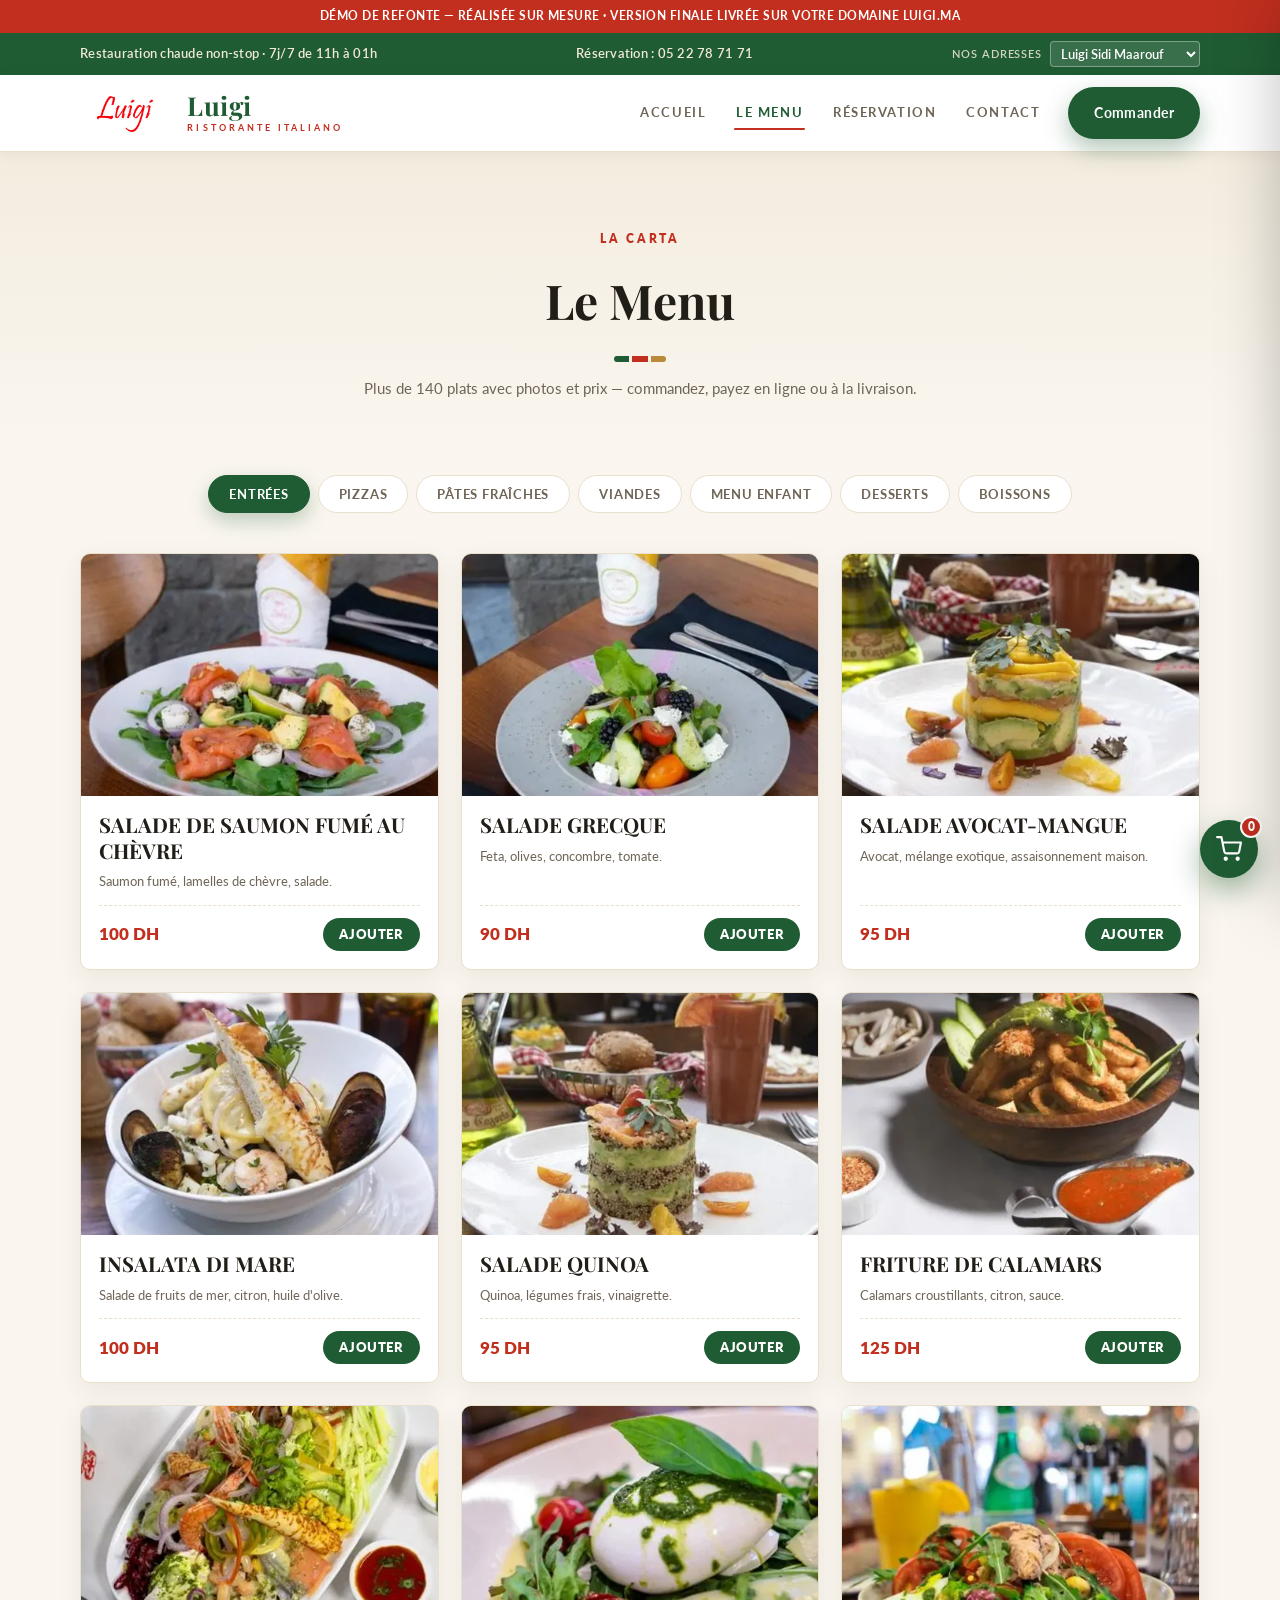
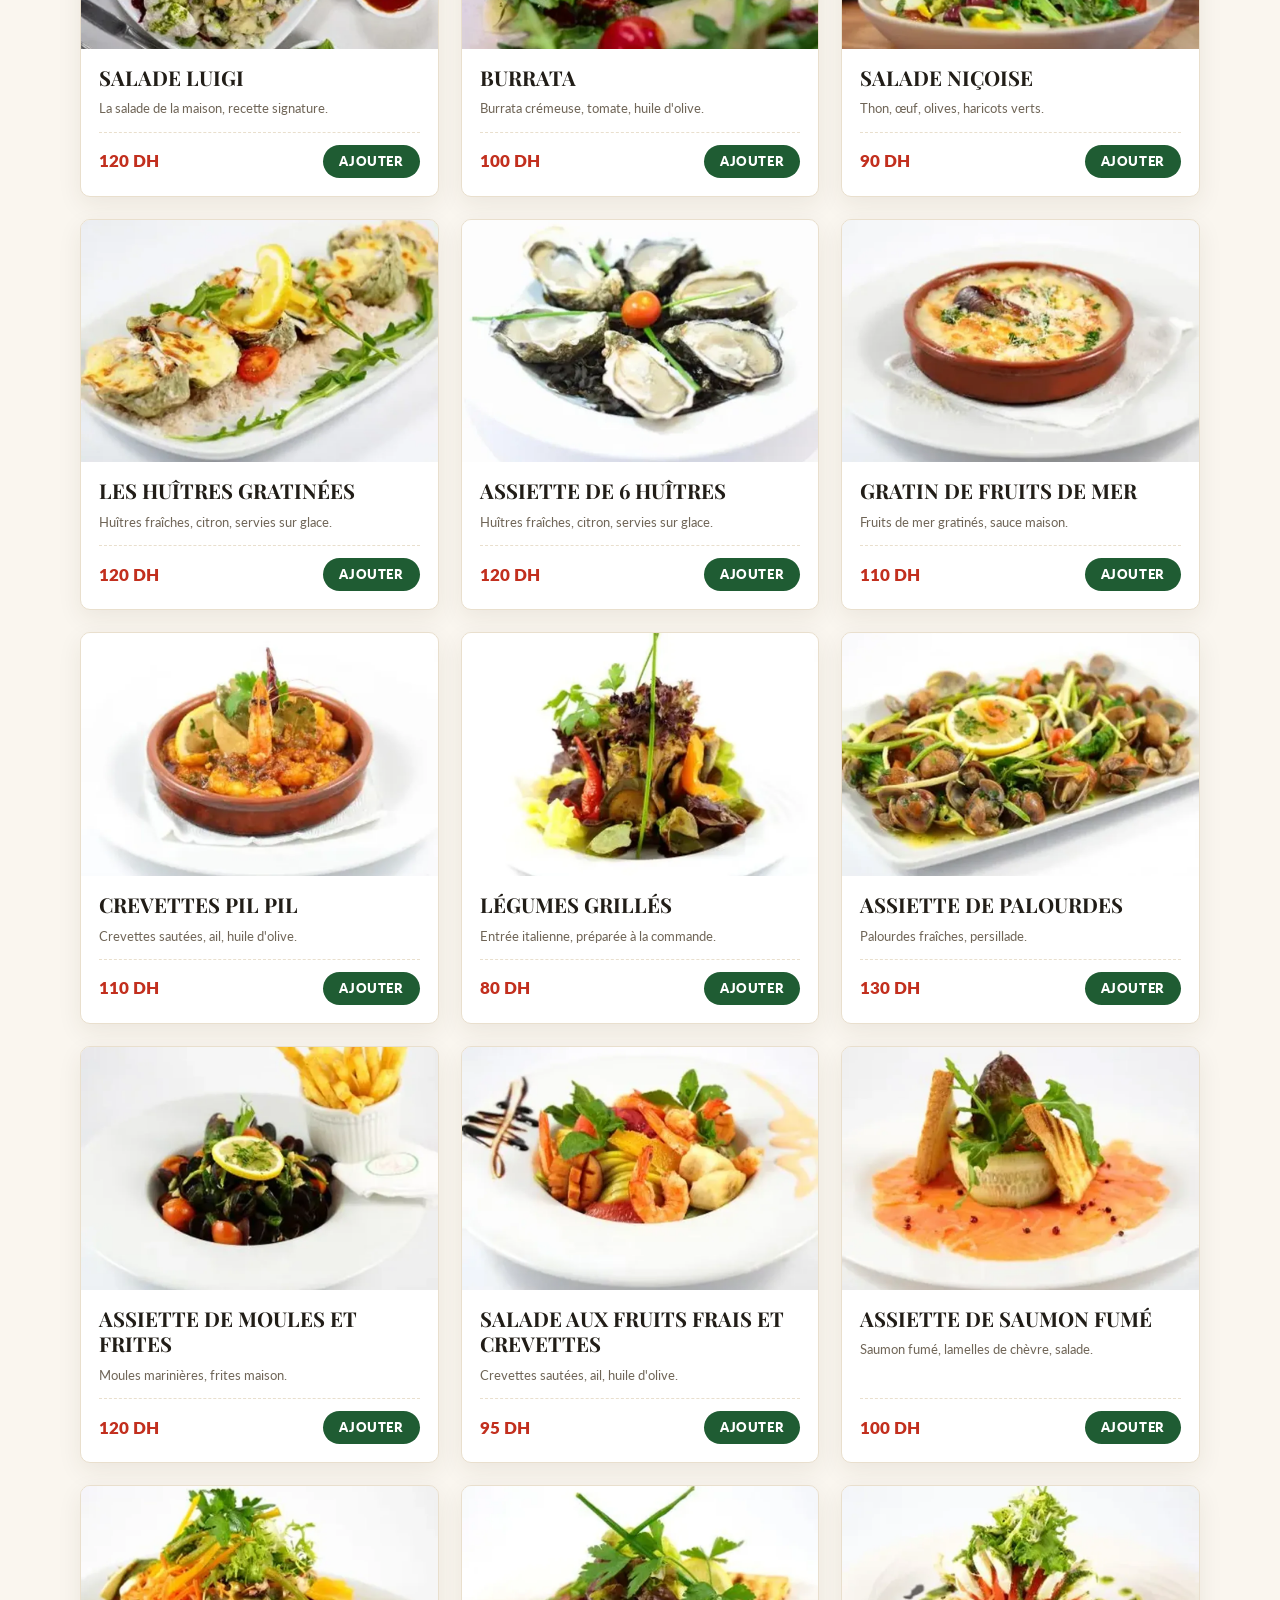
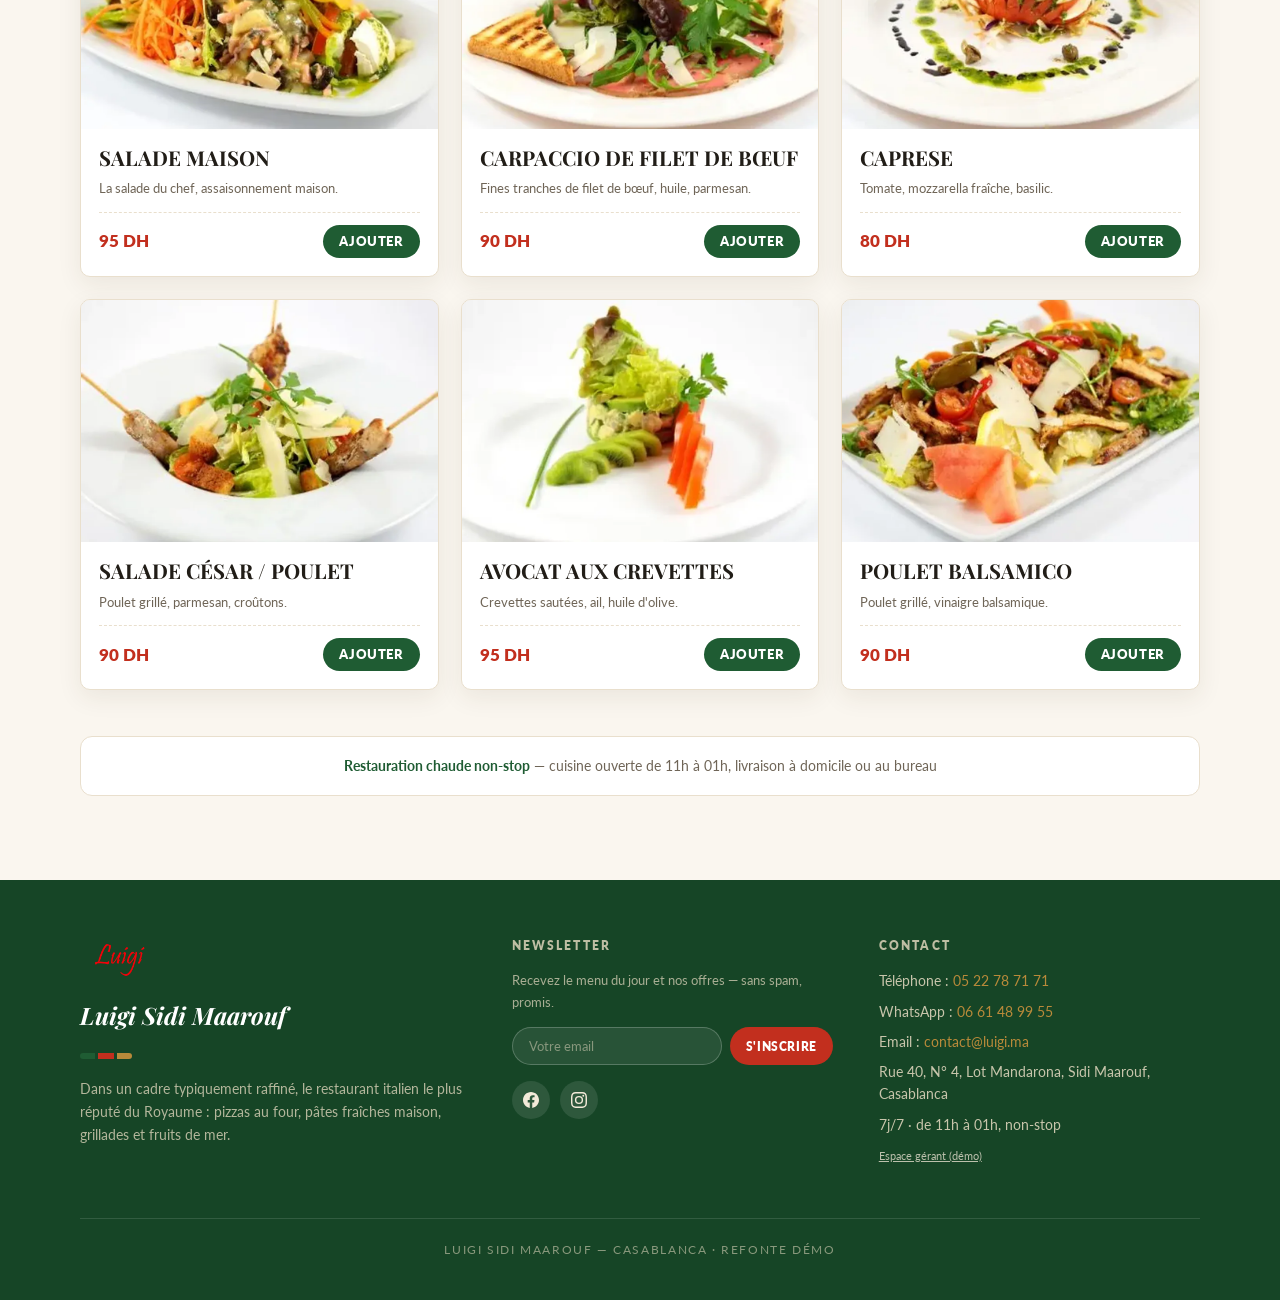
<file: menu.html>
<!DOCTYPE html>
<html lang="fr">
<head>
  <meta charset="UTF-8">
  <meta name="viewport" content="width=device-width, initial-scale=1.0">
  <title>Menu — Luigi | Pizzas, Pâtes fraîches, Grillades en ligne</title>
  <meta name="description" content="Le menu complet du Luigi Sidi Maarouf : plus de 140 plats italiens avec photos et prix. Commandez en ligne, payez par carte ou à la livraison.">
  <link rel="icon" type="image/png" href="assets/img/logo.png">
  <link rel="preconnect" href="https://fonts.googleapis.com">
  <link rel="preconnect" href="https://fonts.gstatic.com" crossorigin>
  <link href="https://fonts.googleapis.com/css2?family=Playfair+Display:wght@500;700&family=Lato:wght@400;600;700&display=swap" rel="stylesheet">
  <link rel="stylesheet" href="assets/css/style.css?v=13">
</head>
<body>
  <div class="demo-strip">Démo de refonte — réalisée sur mesure · version finale livrée sur votre domaine luigi.ma</div>

  <div class="topbar">
    <div class="container topbar-inner">
      <span>Restauration chaude non-stop · 7j/7 de 11h à 01h</span>
      <span>Réservation : <a id="topPhoneLink" href="tel:+212522787171">05 22 78 71 71</a></span>
      <span class="topbar-loc">
        <label for="locSelect">Nos adresses</label>
        <select id="locSelect" class="loc-select">
          <option value="sidimaarouf">Luigi Sidi Maarouf</option>
          <option value="maarif">Luigi Maarif</option>
          <option value="darbouazza">Luigi Dar Bouazza</option>
          <option value="palmier">Luigi Palmier</option>
          <option value="dimare">Luigi Di Mare (Tanger)</option>
          <option value="mohammedia">Luigi Mohammedia</option>
          <option value="fes">Luigi Fès</option>
        </select>
      </span>
    </div>
  </div>

  <header class="header" id="header">
    <div class="container header-inner">
      <a href="index.html" class="logo">
        <img src="assets/img/logo.png" alt="Luigi">
        <span class="logo-word">Luigi<em>ristorante italiano</em></span>
      </a>
      <nav class="nav" id="nav" aria-label="Navigation principale">
        <a href="index.html" class="nav-link">Accueil</a>
        <a href="menu.html" class="nav-link active">Le Menu</a>
        <a href="reservation.html" class="nav-link">Réservation</a>
        <a href="contact.html" class="nav-link">Contact</a>
        <a href="menu.html" class="btn btn-primary nav-cta">Commander</a>
      </nav>
      <button class="nav-toggle" id="navToggle" aria-label="Menu" aria-expanded="false" aria-controls="nav">
        <span></span><span></span><span></span>
      </button>
    </div>
  </header>

  <section class="page-head">
    <div class="container">
      <span class="section-tag">La Carta</span>
      <h1>Le Menu</h1>
      <span class="flag-stripe"><span></span><span></span><span></span></span>
      <p>Plus de 140 plats avec photos et prix — commandez, payez en ligne ou à la livraison.</p>
    </div>
  </section>

  <section class="menu-section" id="menu" style="padding-top:30px">
    <div class="container">
      <div class="tabs" id="tabs">
        <button class="tab active" data-cat="entrees">Entrées</button>
        <button class="tab" data-cat="pizzas">Pizzas</button>
        <button class="tab" data-cat="pates">Pâtes Fraîches</button>
        <button class="tab" data-cat="viandes">Viandes</button>
        <button class="tab" data-cat="enfants">Menu Enfant</button>
        <button class="tab" data-cat="desserts">Desserts</button>
        <button class="tab" data-cat="boissons">Boissons</button>
      </div>
      <div class="menu-grid" id="menuGrid"></div>
      <div class="menu-note">
        <strong>Restauration chaude non-stop</strong> — cuisine ouverte de 11h à 01h, livraison à domicile ou au bureau
      </div>
    </div>
  </section>

  <div class="cart-fab" id="cartFab" role="button" tabindex="0" aria-label="Voir le panier">
    <svg viewBox="0 0 24 24" width="26" height="26" fill="none" stroke="currentColor" stroke-width="2" stroke-linecap="round" stroke-linejoin="round"><circle cx="9" cy="21" r="1"/><circle cx="20" cy="21" r="1"/><path d="M1 1h4l2.68 13.39a2 2 0 0 0 2 1.61h9.72a2 2 0 0 0 2-1.61L23 6H6"/></svg>
    <span class="cart-fab-badge" id="cartBadge">0</span>
  </div>

  <div class="cart-overlay" id="cartOverlay"></div>
  <aside class="cart-drawer" id="cartDrawer" aria-label="Panier">
    <div class="cart-header">
      <h3>Ma commande</h3>
      <button class="cart-close" id="cartClose" aria-label="Fermer">&times;</button>
    </div>
    <div class="cart-items" id="cartItems"></div>
    <div class="cart-footer">
      <div class="cart-total"><span>Total</span><span id="cartTotal">0 DH</span></div>
      <p class="promo-line" id="promoLine" hidden></p>
      <div class="checkout-box" id="checkoutBox">
        <div class="co-type">
          <button type="button" class="co-type-btn active" data-type="livraison">🚚 Livraison</button>
          <button type="button" class="co-type-btn" data-type="emporter">🥡 À emporter</button>
        </div>
        <label class="co-label" for="promoInput">Code promo</label>
        <div class="promo-row">
          <input class="co-input" type="text" id="promoInput" placeholder="Ex : LUIGI10" autocomplete="off">
          <button type="button" class="btn-add promo-btn" id="promoBtn">Appliquer</button>
        </div>
        <p class="promo-msg" id="promoMsg"></p>
        <label class="co-label" for="coName">Nom complet</label>
        <input class="co-input" type="text" id="coName" placeholder="Votre nom" required>
        <label class="co-label" for="coPhone">Téléphone</label>
        <input class="co-input" type="tel" id="coPhone" placeholder="06 XX XX XX XX" required>
        <div class="co-addr" id="coAddrWrap">
          <label class="co-label" for="coAddr">Adresse de livraison</label>
          <input class="co-input" type="text" id="coAddr" placeholder="Quartier, rue, n°">
        </div>
        <label class="co-label">Paiement</label>
        <div class="pay-choices">
          <button type="button" class="pay-choice active" data-pay="carte en ligne">Carte en ligne</button>
          <button type="button" class="pay-choice" data-pay="à la livraison (carte ou espèces)">À la livraison</button>
        </div>
      </div>
      <button class="btn-wa-order" id="cartOrder">
        <svg viewBox="0 0 24 24" width="20" height="20" fill="currentColor"><path d="M17.472 14.382c-.297-.149-1.758-.867-2.03-.967-.273-.099-.471-.148-.67.15-.197.297-.767.966-.94 1.164-.173.199-.347.223-.644.075-.297-.15-1.255-.463-2.39-1.475-.883-.788-1.48-1.761-1.653-2.059-.173-.297-.018-.458.13-.606.134-.133.297-.347.446-.52.149-.174.198-.298.298-.497.099-.198.05-.371-.025-.52-.075-.149-.669-1.612-.916-2.207-.242-.579-.487-.5-.669-.51-.173-.008-.371-.01-.57-.01-.198 0-.52.074-.792.372-.272.297-1.04 1.016-1.04 2.479 0 1.462 1.065 2.875 1.213 3.074.149.198 2.096 3.2 5.077 4.487.709.306 1.262.489 1.694.625.712.227 1.36.195 1.871.118.571-.085 1.758-.719 2.006-1.413.248-.694.248-1.289.173-1.413-.074-.124-.272-.198-.57-.347m-5.421 7.403h-.004a9.87 9.87 0 0 1-5.031-1.378l-.361-.214-3.741.982.998-3.648-.235-.374a9.86 9.86 0 0 1-1.51-5.26c.001-5.45 4.436-9.884 9.888-9.884 2.64 0 5.122 1.03 6.988 2.898a9.825 9.825 0 0 1 2.893 6.994c-.003 5.45-4.437 9.884-9.885 9.884m8.413-18.297A11.815 11.815 0 0 0 12.05 0C5.495 0 .16 5.335.157 11.892c0 2.096.547 4.142 1.588 5.945L.057 24l6.305-1.654a11.882 11.882 0 0 0 5.683 1.448h.005c6.554 0 11.89-5.335 11.893-11.893a11.821 11.821 0 0 0-3.48-8.413Z"/></svg>
        <span id="orderLabel">Envoyer la commande</span>
      </button>
      <p class="co-note">Votre commande part en un seul message WhatsApp au restaurant — confirmation immédiate.</p>
    </div>
  </aside>
  <footer class="footer">
    <div class="container">
      <div class="footer-grid">
        <div class="footer-col">
          <img src="assets/img/logo.png" alt="Luigi" class="footer-logo">
          <h3 id="footerName">Luigi Sidi Maarouf</h3>
          <span class="flag-stripe"><span></span><span></span><span></span></span>
          <p class="footer-about">Dans un cadre typiquement raffiné, le restaurant italien le plus réputé du Royaume : pizzas au four, pâtes fraîches maison, grillades et fruits de mer.</p>
        </div>
        <div class="footer-col">
          <h4>Newsletter</h4>
          <p class="footer-sub">Recevez le menu du jour et nos offres — sans spam, promis.</p>
          <form class="newsletter-form" id="newsletterForm" novalidate>
            <input type="email" id="newsletterEmail" placeholder="Votre email" required>
            <button type="submit" id="newsletterBtn">S'inscrire</button>
          </form>
          <p class="newsletter-done" id="newsletterDone" hidden>Inscription envoyée ✓ — bienvenue à la table Luigi.</p>
          <div class="footer-social">
            <a href="https://www.facebook.com/luigimaroc/" target="_blank" rel="noopener" class="social-icon" aria-label="Facebook Luigi">
              <svg viewBox="0 0 24 24" width="16" height="16" fill="currentColor"><path d="M24 12.073C24 5.405 18.627 0 12 0S0 5.405 0 12.073C0 18.1 4.388 23.094 10.125 24v-8.437H7.078v-3.49h3.047v-2.66c0-3.025 1.792-4.697 4.533-4.697 1.313 0 2.686.236 2.686.236v2.971H15.83c-1.491 0-1.956.93-1.956 1.886v2.264h3.328l-.532 3.49h-2.796V24C19.612 23.094 24 18.1 24 12.073z"/></svg>
            </a>
            <a href="https://www.instagram.com/luigimarocofficiel/" target="_blank" rel="noopener" class="social-icon" aria-label="Instagram Luigi">
              <svg viewBox="0 0 24 24" width="16" height="16" fill="currentColor"><path d="M12 2.163c3.204 0 3.584.012 4.85.07 3.252.148 4.771 1.691 4.919 4.919.058 1.265.069 1.645.069 4.849 0 3.205-.012 3.584-.069 4.849-.149 3.225-1.664 4.771-4.919 4.919-1.266.058-1.644.07-4.85.07-3.204 0-3.584-.012-4.849-.07-3.26-.149-4.771-1.699-4.919-4.92-.058-1.265-.07-1.644-.07-4.849 0-3.204.013-3.583.07-4.849.149-3.227 1.664-4.771 4.919-4.919 1.266-.057 1.645-.069 4.849-.069zM12 0C8.741 0 8.333.014 7.053.072 2.695.272.273 2.69.073 7.052.014 8.333 0 8.741 0 12c0 3.259.014 3.668.072 4.948.2 4.358 2.618 6.78 6.98 6.98C8.333 23.986 8.741 24 12 24c3.259 0 3.668-.014 4.948-.072 4.354-.2 6.782-2.618 6.979-6.98.059-1.28.073-1.689.073-4.948 0-3.259-.014-3.667-.072-4.947-.196-4.354-2.617-6.78-6.979-6.98C15.668.014 15.259 0 12 0zm0 5.838a6.162 6.162 0 1 0 0 12.324 6.162 6.162 0 0 0 0-12.324zM12 16a4 4 0 1 1 0-8 4 4 0 0 1 0 8zm6.406-11.845a1.44 1.44 0 1 0 0 2.881 1.44 1.44 0 0 0 0-2.881z"/></svg>
            </a>
          </div>
        </div>
        <div class="footer-col">
          <h4>Contact</h4>
          <p class="footer-line">Téléphone : <a id="footerPhone" href="tel:+212522787171">05 22 78 71 71</a></p>
          <p class="footer-line">WhatsApp : <a id="footerWa" href="https://wa.me/212661489955" target="_blank" rel="noopener">06 61 48 99 55</a></p>
          <p class="footer-line">Email : <a id="footerEmail" href="mailto:contact@luigi.ma">contact@luigi.ma</a></p>
          <p class="footer-line" id="footerAddr">Rue 40, N° 4, Lot Mandarona, Sidi Maarouf, Casablanca</p>
          <p class="footer-line">7j/7 · de 11h à 01h, non-stop</p>
          <p class="footer-line admin-link"><a href="admin.html">Espace gérant (démo)</a></p>
        </div>
      </div>
      <p class="footer-copy">Luigi Sidi Maarouf — Casablanca · Refonte démo</p>
    </div>
  </footer>

<script src="assets/js/menu_data.js?v=13"></script>  <script src="assets/js/main.js?v=13"></script>
</body>
</html>
</file>
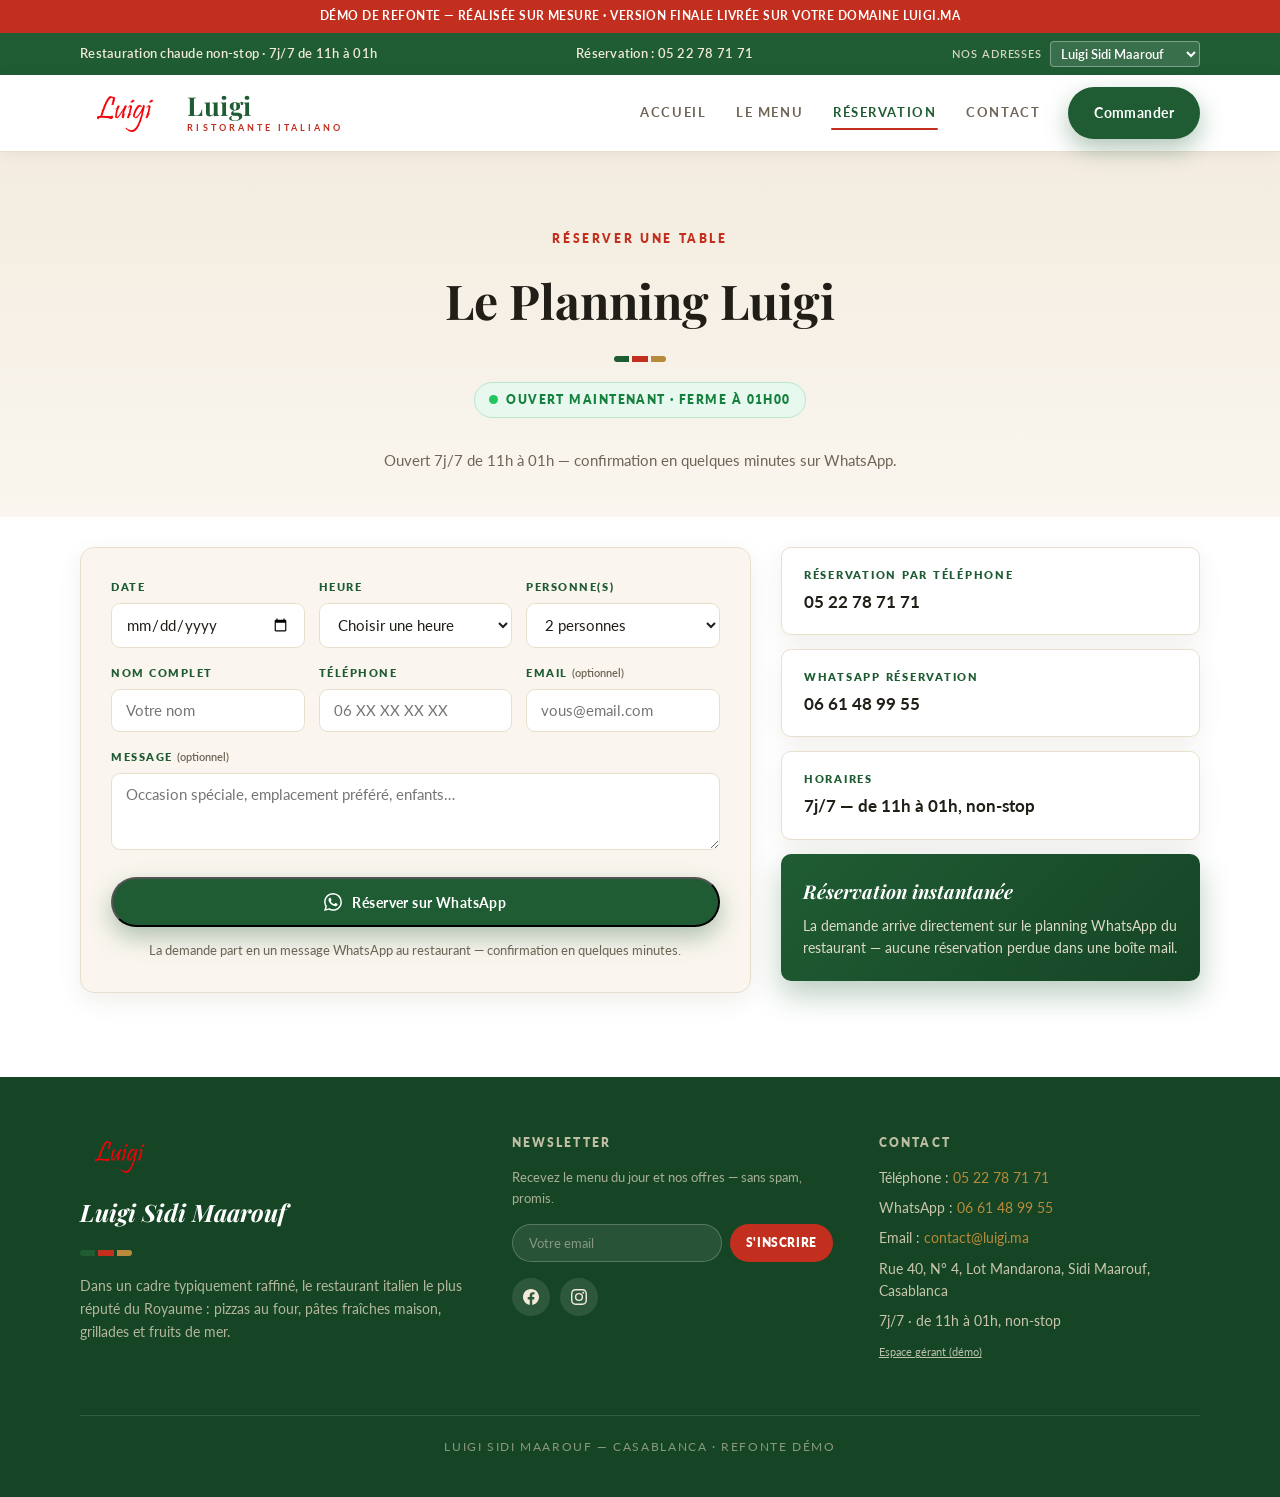
<file: reservation.html>
<!DOCTYPE html>
<html lang="fr">
<head>
  <meta charset="UTF-8">
  <meta name="viewport" content="width=device-width, initial-scale=1.0">
  <title>Réservation — Luigi | Réservez votre table en ligne</title>
  <meta name="description" content="Réservez votre table au Luigi en ligne : date, heure, nombre de personnes. Confirmation immédiate sur WhatsApp.">
  <link rel="icon" type="image/png" href="assets/img/logo.png">
  <link rel="preconnect" href="https://fonts.googleapis.com">
  <link rel="preconnect" href="https://fonts.gstatic.com" crossorigin>
  <link href="https://fonts.googleapis.com/css2?family=Playfair+Display:wght@500;700&family=Lato:wght@400;600;700&display=swap" rel="stylesheet">
  <link rel="stylesheet" href="assets/css/style.css?v=13">
</head>
<body>
  <div class="demo-strip">Démo de refonte — réalisée sur mesure · version finale livrée sur votre domaine luigi.ma</div>

  <div class="topbar">
    <div class="container topbar-inner">
      <span>Restauration chaude non-stop · 7j/7 de 11h à 01h</span>
      <span>Réservation : <a id="topPhoneLink" href="tel:+212522787171">05 22 78 71 71</a></span>
      <span class="topbar-loc">
        <label for="locSelect">Nos adresses</label>
        <select id="locSelect" class="loc-select">
          <option value="sidimaarouf">Luigi Sidi Maarouf</option>
          <option value="maarif">Luigi Maarif</option>
          <option value="darbouazza">Luigi Dar Bouazza</option>
          <option value="palmier">Luigi Palmier</option>
          <option value="dimare">Luigi Di Mare (Tanger)</option>
          <option value="mohammedia">Luigi Mohammedia</option>
          <option value="fes">Luigi Fès</option>
        </select>
      </span>
    </div>
  </div>

  <header class="header" id="header">
    <div class="container header-inner">
      <a href="index.html" class="logo">
        <img src="assets/img/logo.png" alt="Luigi">
        <span class="logo-word">Luigi<em>ristorante italiano</em></span>
      </a>
      <nav class="nav" id="nav" aria-label="Navigation principale">
        <a href="index.html" class="nav-link">Accueil</a>
        <a href="menu.html" class="nav-link">Le Menu</a>
        <a href="reservation.html" class="nav-link active">Réservation</a>
        <a href="contact.html" class="nav-link">Contact</a>
        <a href="menu.html" class="btn btn-primary nav-cta">Commander</a>
      </nav>
      <button class="nav-toggle" id="navToggle" aria-label="Menu" aria-expanded="false" aria-controls="nav">
        <span></span><span></span><span></span>
      </button>
    </div>
  </header>

  <section class="page-head">
    <div class="container">
      <span class="section-tag">Réserver une table</span>
      <h1>Le Planning Luigi</h1>
      <span class="flag-stripe"><span></span><span></span><span></span></span>
      <span class="open-badge" id="openBadge"><span class="open-dot"></span><span class="open-txt">Vérification…</span></span>
      <p>Ouvert 7j/7 de 11h à 01h — confirmation en quelques minutes sur WhatsApp.</p>
    </div>
  </section>

  <section class="reservation-section" style="padding-top:30px">
    <div class="container">
      <div class="reservation-grid">
        <form class="reservation-form" id="reservationForm" novalidate>
          <div class="res-form-row">
            <div class="res-field">
              <label for="res-date">Date</label>
              <input type="date" id="res-date" required>
            </div>
            <div class="res-field">
              <label for="res-time">Heure</label>
              <select id="res-time" required>
                <option value="" disabled selected>Choisir une heure</option>
<option value="12:00 AM">12:00 AM</option>
<option value="12:30 AM">12:30 AM</option>
<option value="01:00 AM">01:00 AM</option>
<option value="01:30 AM">01:30 AM</option>
<option value="02:00 AM">02:00 AM</option>
<option value="02:30 AM">02:30 AM</option>
<option value="03:00 AM">03:00 AM</option>
<option value="03:30 AM">03:30 AM</option>
<option value="04:00 AM">04:00 AM</option>
<option value="04:30 AM">04:30 AM</option>
<option value="05:30 AM">05:30 AM</option>
<option value="06:00 AM">06:00 AM</option>
<option value="06:30 AM">06:30 AM</option>
<option value="07:00 AM">07:00 AM</option>
<option value="07:30 AM">07:30 AM</option>
<option value="08:00 AM">08:00 AM</option>
<option value="08:30 AM">08:30 AM</option>
<option value="09:00 AM">09:00 AM</option>
<option value="09:30 AM">09:30 AM</option>
<option value="10:00 AM">10:00 AM</option>
<option value="10:30 AM">10:30 AM</option>
<option value="11:00 AM">11:00 AM</option>
<option value="11:30 AM">11:30 AM</option>
<option value="12:00 PM">12:00 PM</option>
<option value="12:30 PM">12:30 PM</option>
<option value="01:00 PM">01:00 PM</option>
<option value="01:30 PM">01:30 PM</option>
<option value="02:00 PM">02:00 PM</option>
<option value="02:30 PM">02:30 PM</option>
<option value="03:00 PM">03:00 PM</option>
<option value="03:30 PM">03:30 PM</option>
<option value="04:00 PM">04:00 PM</option>
<option value="04:30 PM">04:30 PM</option>
<option value="05:30 PM">05:30 PM</option>
<option value="06:00 PM">06:00 PM</option>
<option value="06:30 PM">06:30 PM</option>
<option value="07:00 PM">07:00 PM</option>
<option value="07:30 PM">07:30 PM</option>
<option value="08:00 PM">08:00 PM</option>
<option value="08:30 PM">08:30 PM</option>
<option value="09:00 PM">09:00 PM</option>
<option value="09:30 PM">09:30 PM</option>
<option value="10:00 PM">10:00 PM</option>
<option value="10:30 PM">10:30 PM</option>
<option value="11:00 PM">11:00 PM</option>
<option value="11:30 PM">11:30 PM</option>
              </select>
            </div>
            <div class="res-field">
              <label for="res-people">Personne(s)</label>
              <select id="res-people">
                <option value="1">1 personne</option>
                <option value="2" selected>2 personnes</option>
                <option value="3">3 personnes</option>
                <option value="4">4 personnes</option>
                <option value="5">5 personnes</option>
                <option value="6">6 personnes</option>
                <option value="7">7 personnes</option>
                <option value="8">8 personnes</option>
                <option value="9">9 personnes</option>
                <option value="10">10 personnes</option>
                <option value="11">11 personnes</option>
                <option value="12">12 personnes</option>
                <option value="13+">Plus de 12</option>
              </select>
            </div>
          </div>
          <div class="res-form-row">
            <div class="res-field">
              <label for="res-name">Nom complet</label>
              <input type="text" id="res-name" placeholder="Votre nom" required>
            </div>
            <div class="res-field">
              <label for="res-phone">Téléphone</label>
              <input type="tel" id="res-phone" placeholder="06 XX XX XX XX" required>
            </div>
            <div class="res-field">
              <label for="res-email">Email <em>(optionnel)</em></label>
              <input type="email" id="res-email" placeholder="vous@email.com">
            </div>
          </div>
          <div class="res-field-wide">
            <label for="res-msg">Message <em>(optionnel)</em></label>
            <textarea id="res-msg" rows="3" placeholder="Occasion spéciale, emplacement préféré, enfants…"></textarea>
          </div>
          <button type="submit" class="btn btn-primary btn-block btn-res-submit" id="resSubmit">
            <svg viewBox="0 0 24 24" width="18" height="18" fill="currentColor"><path d="M17.472 14.382c-.297-.149-1.758-.867-2.03-.967-.273-.099-.471-.148-.67.15-.197.297-.767.966-.94 1.164-.173.199-.347.223-.644.075-.297-.15-1.255-.463-2.39-1.475-.883-.788-1.48-1.761-1.653-2.059-.173-.297-.018-.458.13-.606.134-.133.297-.347.446-.52.149-.174.198-.298.298-.497.099-.198.05-.371-.025-.52-.075-.149-.669-1.612-.916-2.207-.242-.579-.487-.5-.669-.51-.173-.008-.371-.01-.57-.01-.198 0-.52.074-.792.372-.272.297-1.04 1.016-1.04 2.479 0 1.462 1.065 2.875 1.213 3.074.149.198 2.096 3.2 5.077 4.487.709.306 1.262.489 1.694.625.712.227 1.36.195 1.871.118.571-.085 1.758-.719 2.006-1.413.248-.694.248-1.289.173-1.413-.074-.124-.272-.198-.57-.347m-5.421 7.403h-.004a9.87 9.87 0 0 1-5.031-1.378l-.361-.214-3.741.982.998-3.648-.235-.374a9.86 9.86 0 0 1-1.51-5.26c.001-5.45 4.436-9.884 9.888-9.884 2.64 0 5.122 1.03 6.988 2.898a9.825 9.825 0 0 1 2.893 6.994c-.003 5.45-4.437 9.884-9.885 9.884m8.413-18.297A11.815 11.815 0 0 0 12.05 0C5.495 0 .16 5.335.157 11.892c0 2.096.547 4.142 1.588 5.945L.057 24l6.305-1.654a11.882 11.882 0 0 0 5.683 1.448h.005c6.554 0 11.89-5.335 11.893-11.893a11.821 11.821 0 0 0-3.48-8.413Z"/></svg>
            <span id="resLabel">Réserver sur WhatsApp</span>
          </button>
          <p class="res-note">La demande part en un message WhatsApp au restaurant — confirmation en quelques minutes.</p>
        </form>
        <div class="reservation-info">
          <div class="contact-card">
            <h3>Réservation par téléphone</h3>
            <p><a id="resaPhone" href="tel:+212522787171">05 22 78 71 71</a></p>
          </div>
          <div class="contact-card">
            <h3>WhatsApp réservation</h3>
            <p><a id="resaWa" href="https://wa.me/212661489955">06 61 48 99 55</a></p>
          </div>
          <div class="contact-card">
            <h3>Horaires</h3>
            <p>7j/7 — de 11h à 01h, non-stop</p>
          </div>
          <div class="reservation-why">
            <h3>Réservation instantanée</h3>
            <p>La demande arrive directement sur le planning WhatsApp du restaurant — aucune réservation perdue dans une boîte mail.</p>
          </div>
        </div>
      </div>
    </div>
  </section>
  <footer class="footer">
    <div class="container">
      <div class="footer-grid">
        <div class="footer-col">
          <img src="assets/img/logo.png" alt="Luigi" class="footer-logo">
          <h3 id="footerName">Luigi Sidi Maarouf</h3>
          <span class="flag-stripe"><span></span><span></span><span></span></span>
          <p class="footer-about">Dans un cadre typiquement raffiné, le restaurant italien le plus réputé du Royaume : pizzas au four, pâtes fraîches maison, grillades et fruits de mer.</p>
        </div>
        <div class="footer-col">
          <h4>Newsletter</h4>
          <p class="footer-sub">Recevez le menu du jour et nos offres — sans spam, promis.</p>
          <form class="newsletter-form" id="newsletterForm" novalidate>
            <input type="email" id="newsletterEmail" placeholder="Votre email" required>
            <button type="submit" id="newsletterBtn">S'inscrire</button>
          </form>
          <p class="newsletter-done" id="newsletterDone" hidden>Inscription envoyée ✓ — bienvenue à la table Luigi.</p>
          <div class="footer-social">
            <a href="https://www.facebook.com/luigimaroc/" target="_blank" rel="noopener" class="social-icon" aria-label="Facebook Luigi">
              <svg viewBox="0 0 24 24" width="16" height="16" fill="currentColor"><path d="M24 12.073C24 5.405 18.627 0 12 0S0 5.405 0 12.073C0 18.1 4.388 23.094 10.125 24v-8.437H7.078v-3.49h3.047v-2.66c0-3.025 1.792-4.697 4.533-4.697 1.313 0 2.686.236 2.686.236v2.971H15.83c-1.491 0-1.956.93-1.956 1.886v2.264h3.328l-.532 3.49h-2.796V24C19.612 23.094 24 18.1 24 12.073z"/></svg>
            </a>
            <a href="https://www.instagram.com/luigimarocofficiel/" target="_blank" rel="noopener" class="social-icon" aria-label="Instagram Luigi">
              <svg viewBox="0 0 24 24" width="16" height="16" fill="currentColor"><path d="M12 2.163c3.204 0 3.584.012 4.85.07 3.252.148 4.771 1.691 4.919 4.919.058 1.265.069 1.645.069 4.849 0 3.205-.012 3.584-.069 4.849-.149 3.225-1.664 4.771-4.919 4.919-1.266.058-1.644.07-4.85.07-3.204 0-3.584-.012-4.849-.07-3.26-.149-4.771-1.699-4.919-4.92-.058-1.265-.07-1.644-.07-4.849 0-3.204.013-3.583.07-4.849.149-3.227 1.664-4.771 4.919-4.919 1.266-.057 1.645-.069 4.849-.069zM12 0C8.741 0 8.333.014 7.053.072 2.695.272.273 2.69.073 7.052.014 8.333 0 8.741 0 12c0 3.259.014 3.668.072 4.948.2 4.358 2.618 6.78 6.98 6.98C8.333 23.986 8.741 24 12 24c3.259 0 3.668-.014 4.948-.072 4.354-.2 6.782-2.618 6.979-6.98.059-1.28.073-1.689.073-4.948 0-3.259-.014-3.667-.072-4.947-.196-4.354-2.617-6.78-6.979-6.98C15.668.014 15.259 0 12 0zm0 5.838a6.162 6.162 0 1 0 0 12.324 6.162 6.162 0 0 0 0-12.324zM12 16a4 4 0 1 1 0-8 4 4 0 0 1 0 8zm6.406-11.845a1.44 1.44 0 1 0 0 2.881 1.44 1.44 0 0 0 0-2.881z"/></svg>
            </a>
          </div>
        </div>
        <div class="footer-col">
          <h4>Contact</h4>
          <p class="footer-line">Téléphone : <a id="footerPhone" href="tel:+212522787171">05 22 78 71 71</a></p>
          <p class="footer-line">WhatsApp : <a id="footerWa" href="https://wa.me/212661489955" target="_blank" rel="noopener">06 61 48 99 55</a></p>
          <p class="footer-line">Email : <a id="footerEmail" href="mailto:contact@luigi.ma">contact@luigi.ma</a></p>
          <p class="footer-line" id="footerAddr">Rue 40, N° 4, Lot Mandarona, Sidi Maarouf, Casablanca</p>
          <p class="footer-line">7j/7 · de 11h à 01h, non-stop</p>
          <p class="footer-line admin-link"><a href="admin.html">Espace gérant (démo)</a></p>
        </div>
      </div>
      <p class="footer-copy">Luigi Sidi Maarouf — Casablanca · Refonte démo</p>
    </div>
  </footer>

  <script src="assets/js/main.js?v=13"></script>
</body>
</html>
</file>
<file: assets/css/style.css>
:root {
  --ivory: #faf6ef;
  --ivory-2: #f3ecdf;
  --surface: #ffffff;
  --ink: #211d17;
  --muted: #6f6557;
  --oak: #8a6a45;
  --oak-soft: #b08d63;
  --green: #1f5c33;
  --green-deep: #164526;
  --red: #c22f1e;
  --gold: #b98a3a;
  --line: #e9dfcd;
  --wa: #25d366;
  --radius: 10px;
  --shadow: 0 8px 24px rgba(70, 50, 20, .08);
  --serif: 'Playfair Display', Georgia, serif;
  --sans: 'Lato', 'Segoe UI', Arial, sans-serif;
}

* { margin: 0; padding: 0; box-sizing: border-box; }

html { scroll-behavior: smooth; }

body {
  font-family: var(--sans);
  background: var(--ivory);
  color: var(--ink);
  line-height: 1.65;
  -webkit-font-smoothing: antialiased;
}

img { max-width: 100%; display: block; }
a { color: inherit; text-decoration: none; }
button { font-family: inherit; cursor: pointer; }

.container { width: min(1120px, 92%); margin: 0 auto; }

/* ---------- Logo & marque ---------- */
.logo img { height: 46px; width: auto; }

/* ---------- Bandeau démo ---------- */
.demo-strip {
  background: var(--red); color: #fff;
  text-align: center;
  font-size: 11.5px; font-weight: 700;
  letter-spacing: .04em;
  padding: 7px 14px;
  text-transform: uppercase;
}

/* ---------- Topbar ---------- */
.topbar {
  background: var(--green);
  color: #f3ead9;
  font-size: 12.5px;
  font-weight: 600;
  letter-spacing: .02em;
}
.topbar-inner {
  display: flex; justify-content: space-between; align-items: center;
  gap: 12px;
  padding: 8px 0;
}
.topbar a:hover { color: #fff; }
.topbar .flag {
  display: inline-flex; height: 10px; width: 30px;
  margin-left: 8px; border-radius: 2px; overflow: hidden; vertical-align: -1px;
}
.topbar .flag span { width: 10px; height: 100%; }
.topbar .flag span:nth-child(1) { background: var(--green); }
.topbar .flag span:nth-child(2) { background: #fff; }
.topbar .flag span:nth-child(3) { background: var(--red); }

/* ---------- Header ---------- */
.header {
  position: sticky; top: 0; z-index: 200;
  background: var(--surface);
  border-bottom: 1px solid var(--line);
  box-shadow: 0 2px 14px rgba(70, 50, 20, .06);
}
.header-inner {
  display: flex; justify-content: space-between; align-items: center;
  gap: 18px; padding: 12px 0;
}
.logo {
  display: inline-flex; align-items: center; gap: 12px;
}
.logo img { height: 52px; width: auto; display: block; }
.logo-word {
  font-family: var(--serif);
  font-size: 26px; font-weight: 700; color: var(--green);
  line-height: 1;
  display: flex; flex-direction: column; letter-spacing: .02em;
}
.logo-word em {
  font-style: normal;
  font-family: var(--sans);
  font-size: 9px; font-weight: 700; letter-spacing: .34em;
  text-transform: uppercase; color: var(--red); margin-top: 4px;
}
.nav { display: flex; align-items: center; gap: 26px; }
.nav-link {
  font-size: 13px; font-weight: 700;
  text-transform: uppercase; letter-spacing: .12em;
  color: var(--muted);
  position: relative; padding: 6px 2px;
  transition: color .2s;
}
.nav-link::after {
  content: ''; position: absolute; left: 0; bottom: 0;
  width: 100%; height: 2px; background: var(--red);
  border-radius: 2px; transform: scaleX(0); transition: transform .25s;
}
.nav-link:hover, .nav-link.active { color: var(--green); }
.nav-link:hover::after, .nav-link.active::after { transform: scaleX(1); }
.nav-cta {
  padding: 11px 22px; font-size: 13px;
  border-radius: 999px;
}
.nav-toggle {
  display: none; background: none; border: none; cursor: pointer;
  width: 40px; height: 40px; flex-direction: column;
  justify-content: center; gap: 6px; padding: 8px;
}
.nav-toggle span {
  display: block; height: 2px; width: 100%;
  background: var(--green); border-radius: 2px;
  transition: transform .25s, opacity .2s;
}
.nav-toggle.open span:nth-child(1) { transform: translateY(8px) rotate(45deg); }
.nav-toggle.open span:nth-child(2) { opacity: 0; }
.nav-toggle.open span:nth-child(3) { transform: translateY(-8px) rotate(-45deg); }
@media (max-width: 940px) {
  .nav {
    position: fixed; top: 0; right: 0; bottom: 0;
    width: min(320px, 84vw);
    background: var(--surface);
    flex-direction: column; align-items: flex-start;
    justify-content: center; gap: 8px;
    padding: 90px 34px 40px;
    border-left: 1px solid var(--line);
    box-shadow: -18px 0 40px rgba(70, 50, 20, .18);
    transform: translateX(105%);
    transition: transform .32s cubic-bezier(.22, .8, .3, 1);
    z-index: 150;
  }
  .nav.open { transform: none; }
  .nav-link {
    font-size: 15px; width: 100%;
    padding: 14px 0; border-bottom: 1px solid var(--line);
  }
  .nav-link::after { display: none; }
  .nav-link.active { color: var(--red); }
  .nav-cta { margin-top: 18px; width: 100%; }
  .nav-toggle {
    display: flex; position: relative; z-index: 160;
  }
}
section[id] { scroll-margin-top: 90px; }
@media (max-width: 940px) { section[id] { scroll-margin-top: 70px; } }

/* ---------- Boutons ---------- */
.btn {
  display: inline-flex; align-items: center; justify-content: center; gap: 10px;
  font-size: 14px; font-weight: 700; letter-spacing: .03em;
  padding: 14px 26px; border-radius: 999px;
  transition: transform .2s, box-shadow .2s, background .2s;
}
.btn-primary { position: relative; overflow: hidden; background: var(--green); color: #fff; box-shadow: 0 10px 24px rgba(31, 92, 51, .35); }
.btn-primary::after {
  content: ''; position: absolute; top: 0; left: -80%;
  width: 45%; height: 100%;
  background: linear-gradient(100deg, transparent, rgba(255, 255, 255, .5), transparent);
  transform: skewX(-20deg); transition: left .65s ease;
}
.btn-primary:hover::after { left: 140%; }
.btn-primary:hover { background: var(--green-deep); transform: translateY(-2px); box-shadow: 0 14px 30px rgba(31, 92, 51, .4); }
.btn-outline {
  border: 1.5px solid var(--oak-soft); color: var(--ink);
  background: rgba(255, 255, 255, .35);
}
.btn-outline:hover { border-color: var(--red); color: var(--red); transform: translateY(-2px); }
.btn-outline-cream { border-color: rgba(255,255,255,.65); color: #fff; background: rgba(255,255,255,.08); }
.btn-outline-cream:hover { border-color: #fff; color: #fff; }
.btn-block { width: 100%; }

/* ---------- En-tête de page interne ---------- */
.page-head {
  padding: 72px 0 44px;
  background: linear-gradient(to bottom, var(--ivory-2), var(--ivory));
  text-align: center;
}
.page-head h1 {
  font-family: var(--serif);
  font-size: clamp(32px, 5vw, 48px);
}
.page-head p { color: var(--muted); margin-top: 14px; font-size: 15px; }
.page-head .flag-stripe { margin: 16px auto 0; display: flex; width: 52px; }

/* ---------- Plats vedettes ---------- */
.featured-section { background: var(--ivory); }
.featured-grid { display: grid; grid-template-columns: repeat(3, 1fr); gap: 26px; }
.featured-card {
  background: var(--surface);
  border: 1px solid var(--line);
  border-radius: 14px; overflow: hidden;
  box-shadow: var(--shadow);
  display: flex; flex-direction: column;
  transition: transform .25s, box-shadow .25s;
}
.featured-card:hover { transform: translateY(-5px); box-shadow: 0 18px 38px rgba(70, 50, 20, .15); }
.featured-img { height: 210px; overflow: hidden; }
.featured-img img { width: 100%; height: 100%; object-fit: cover; transition: transform .5s ease; }
.featured-card:hover .featured-img img { transform: scale(1.07); }
.featured-body { padding: 20px 22px 22px; display: flex; flex-direction: column; gap: 10px; flex: 1; }
.featured-body h3 { font-family: var(--serif); font-size: 20px; }
.featured-body p { font-size: 13.5px; color: var(--muted); flex: 1; }
.featured-bottom { display: flex; justify-content: space-between; align-items: center; border-top: 1px dashed var(--line); padding-top: 14px; }
.featured-price { font-size: 19px; font-weight: 800; color: var(--red); }
@media (max-width: 940px) { .featured-grid { grid-template-columns: 1fr; } }

/* ---------- Galerie ---------- */
.gallery-section { background: var(--surface); }
.gallery-grid { display: grid; grid-template-columns: repeat(3, 1fr); gap: 14px; }
.gallery-grid img {
  width: 100%; aspect-ratio: 4/3; object-fit: cover;
  border-radius: 10px;
  border: 1px solid var(--line);
  transition: transform .3s;
}
.gallery-grid img:hover { transform: scale(1.02); }
@media (max-width: 940px) { .gallery-grid { grid-template-columns: repeat(2, 1fr); } }

/* ---------- Unification : adresses de la marque ---------- */
.topbar-loc {
  display: inline-flex;
  align-items: center;
  gap: 8px;
}
.topbar-loc label {
  font-size: 11px;
  letter-spacing: 0.08em;
  text-transform: uppercase;
  opacity: 0.85;
}
.loc-select {
  background: rgba(255, 255, 255, 0.12);
  border: 1px solid rgba(255, 255, 255, 0.35);
  color: var(--surface);
  font: inherit;
  font-size: 13px;
  padding: 3px 6px;
  border-radius: 4px;
  cursor: pointer;
  max-width: 150px;
}
.loc-select option {
  color: var(--ink);
  background: var(--surface);
}
@media (max-width: 640px) {
  .topbar-loc label {
    display: none;
  }
  .loc-select {
    max-width: 118px;
  }
}

.addresses-section {
  background: var(--ivory);
}
.addresses-grid {
  display: grid;
  grid-template-columns: repeat(auto-fit, minmax(240px, 1fr));
  gap: 18px;
  margin-top: 34px;
}
.address-card {
  background: var(--surface);
  border-radius: 14px;
  padding: 26px 22px;
  text-align: center;
  border: 2px solid transparent;
  box-shadow: 0 4px 22px rgba(83, 62, 30, 0.08);
  transition: border-color 0.25s ease, transform 0.25s ease;
}
.address-card:hover {
  transform: translateY(-3px);
}
.address-card.active-loc {
  border-color: var(--red);
}
.address-card h3 {
  font-family: var(--serif);
  font-size: 1.35rem;
  margin-bottom: 8px;
  color: var(--green);
}
.address-card p {
  font-size: 13.5px;
  color: var(--muted);
  margin-bottom: 6px;
}
.address-card .address-tel {
  font-weight: 700;
  color: var(--ink);
}
.address-card .btn-add {
  margin-top: 14px;
}
.addr-status {
  margin-top: 8px;
  font-size: 11px;
  font-weight: 800;
  letter-spacing: 0.06em;
  text-transform: uppercase;
}
.addr-status.ok {
  color: var(--green);
}
.addr-status.bad {
  color: var(--red);
}

/* ---------- Bande d'action ---------- */
.cta-band { background: linear-gradient(120deg, var(--green), var(--green-deep)); }
.cta-inner { text-align: center; padding: 20px 0; }
.cta-inner h2 { font-family: var(--serif); font-size: clamp(26px, 4vw, 38px); color: #fff; }
.cta-inner p { color: rgba(243, 234, 217, .85); margin-top: 10px; }

/* ---------- Checkout dans le panier ---------- */
.checkout-box { margin-bottom: 14px; }
.promo-row {
  display: flex; gap: 8px;
}
.promo-row .co-input { flex: 1; }
.promo-btn {
  white-space: nowrap; padding: 10px 16px;
  font-size: 12px;
}
.promo-msg {
  margin: 6px 4px 0;
  font-size: 12px; font-weight: 700;
}
.promo-msg.ok { color: var(--green); }
.promo-msg.warn { color: var(--red); }
.promo-line {
  margin: 6px 0 10px;
  font-size: 12.5px; font-weight: 800;
  color: var(--red);
  text-align: right;
}
.co-type { display: grid; grid-template-columns: 1fr 1fr; gap: 8px; margin-bottom: 14px; }
.co-type-btn {
  border: 1.5px solid var(--line);
  background: var(--ivory);
  border-radius: 999px;
  padding: 10px;
  font-size: 13px; font-weight: 700; color: var(--muted);
  transition: all .2s;
}
.co-type-btn:hover { border-color: var(--oak-soft); color: var(--ink); }
.co-type-btn.active { background: var(--green); border-color: var(--green); color: #fff; }
.co-label {
  display: block;
  font-size: 11px; font-weight: 800;
  letter-spacing: .12em; text-transform: uppercase;
  color: var(--green); margin: 10px 0 6px;
}
.co-input {
  width: 100%;
  background: #fff;
  border: 1.5px solid var(--line);
  border-radius: 9px;
  padding: 11px 13px;
  font-size: 14px; font-family: inherit; color: var(--ink);
  transition: border-color .2s, box-shadow .2s;
}
.co-input:focus { outline: none; border-color: var(--red); box-shadow: 0 0 0 3px rgba(194, 47, 30, .12); }
.co-note { margin-top: 12px; text-align: center; font-size: 12px; color: var(--muted); }
.btn-wa-order.armed { background: #1ea859; animation: armPulse 1.1s ease infinite; }
.btn-wa-order.sent { background: var(--green-deep); animation: none; }

/* ---------- Contact page : carte + infos ---------- */
.contact-map-wrap { display: flex; flex-direction: column; gap: 14px; }
.contact-map-wrap .contact-map { min-height: 300px; flex: 1; }

/* ---------- Hero ---------- */
.hero {
  position: relative;
  min-height: 88vh;
  display: flex; align-items: flex-end;
  overflow: hidden;
}
.hero-bg {
  position: absolute; inset: 0;
}
.hero-bg img {
  width: 100%; height: 100%; object-fit: cover;
  animation: heroZoom 18s ease-in-out infinite alternate;
}
@keyframes heroZoom { from { transform: scale(1); } to { transform: scale(1.06); } }
.hero-bg::after {
  content: ''; position: absolute; inset: 0;
  background: linear-gradient(to bottom,
    rgba(250, 246, 239, .85) 0%,
    rgba(250, 246, 239, .38) 30%,
    rgba(18, 14, 8, .25) 62%,
    rgba(14, 10, 6, .72) 100%);
}
.hero-content {
  position: relative; z-index: 2;
  width: min(1120px, 92%); margin: 0 auto;
  padding: 0 0 76px;
}
.hero-badge {
  display: inline-flex; align-items: center; gap: 10px;
  background: rgba(255, 255, 255, .78);
  border: 1px solid rgba(255,255,255,.6);
  color: var(--green-deep);
  font-size: 12px; font-weight: 800;
  letter-spacing: .16em; text-transform: uppercase;
  padding: 8px 16px; border-radius: 999px;
  backdrop-filter: blur(6px);
  margin-bottom: 22px;
}
.hero-badge::before { content: ''; width: 18px; height: 8px; border-radius: 2px; overflow: hidden; display: inline-block; background: linear-gradient(90deg, var(--green) 0 33%, #fff 33% 66%, var(--red) 66% 100%); }
.open-badge {
  display: inline-flex; align-items: center; gap: 8px;
  font-size: 12px; font-weight: 800;
  letter-spacing: .12em; text-transform: uppercase;
  padding: 7px 14px; border-radius: 999px;
  margin-bottom: 18px;
  border: 1px solid rgba(255,255,255,.35);
  backdrop-filter: blur(6px);
}
.open-badge .open-dot { width: 9px; height: 9px; border-radius: 50%; flex: none; }
.open-badge.is-open { background: rgba(28, 130, 74, .82); color: #eafff2; border-color: rgba(120, 220, 160, .5); }
.open-badge.is-open .open-dot { background: #4ade80; box-shadow: 0 0 0 0 rgba(74, 222, 128, .7); animation: openPulse 2s infinite; }
.open-badge.is-closed { background: rgba(140, 30, 30, .85); color: #ffe9e9; border-color: rgba(230, 120, 120, .45); }
.open-badge.is-closed .open-dot { background: #f87171; }
@keyframes openPulse {
  0% { box-shadow: 0 0 0 0 rgba(74, 222, 128, .65); }
  70% { box-shadow: 0 0 0 9px rgba(74, 222, 128, 0); }
  100% { box-shadow: 0 0 0 0 rgba(74, 222, 128, 0); }
}
.page-head .open-badge {
  margin: 20px auto 16px;
  display: inline-flex;
}
.page-head .open-badge.is-open {
  background: #e7f8ee;
  color: #15803d;
  border-color: #b9e6cc;
}
.page-head .open-badge.is-open .open-dot { background: #22c55e; box-shadow: 0 0 0 0 rgba(34, 197, 94, .5); animation: openPulseLight 2s infinite; }
.page-head .open-badge.is-closed {
  background: #fdecec;
  color: #b91c1c;
  border-color: #f3c6c6;
}
.page-head .open-badge.is-closed .open-dot { background: #ef4444; }
@keyframes openPulseLight {
  0% { box-shadow: 0 0 0 0 rgba(34, 197, 94, .45); }
  70% { box-shadow: 0 0 0 8px rgba(34, 197, 94, 0); }
  100% { box-shadow: 0 0 0 0 rgba(34, 197, 94, 0); }
}
.hero h1 {
  font-family: var(--serif);
  font-size: clamp(40px, 7vw, 84px);
  font-weight: 700;
  line-height: 1.05;
  color: #fff;
  text-shadow: 0 4px 30px rgba(0, 0, 0, .45);
  max-width: 700px;
}
.hero h1 span {
  display: block;
  font-style: italic;
  font-size: .62em;
  color: var(--gold);
  text-shadow: 0 3px 22px rgba(0, 0, 0, .5);
  margin-top: 6px;
}
.hero-tag {
  margin-top: 16px;
  color: rgba(255, 255, 255, .94);
  font-size: 16px; font-weight: 600; letter-spacing: .08em;
  text-transform: uppercase;
  text-shadow: 0 2px 14px rgba(0, 0, 0, .5);
}
.hero-tag strong { color: #fff; font-weight: 800; }
.hero-cta { display: flex; flex-wrap: wrap; gap: 14px; margin-top: 28px; }
.hero-minis {
  display: flex; flex-wrap: wrap; gap: 12px; margin-top: 30px;
}
.hero-mini {
  display: flex; align-items: center; gap: 12px;
  background: rgba(255, 255, 255, .88);
  border: 1px solid rgba(255, 255, 255, .65);
  border-radius: 12px;
  padding: 8px 18px 8px 8px;
  box-shadow: 0 10px 26px rgba(0, 0, 0, .18);
  backdrop-filter: blur(8px);
  transition: transform .25s;
}
.hero-mini:hover { transform: translateY(-3px); }
.hero-mini img {
  width: 46px; height: 46px; border-radius: 9px; object-fit: cover;
  border: 2px solid rgba(255,255,255,.9);
}
.hero-mini b { display: block; font-size: 13.5px; color: var(--ink); letter-spacing: .01em; }
.hero-mini em {
  font-style: normal; font-weight: 800; font-size: 13px;
  color: var(--red);
}
.hero-mini .flag-dot { width: 7px; height: 7px; border-radius: 50%; }

/* ---------- Info strip ---------- */
.info-strip {
  background: var(--surface);
  border-top: 1px solid var(--line);
  border-bottom: 1px solid var(--line);
}
.info-grid {
  display: grid; grid-template-columns: repeat(4, 1fr);
}
.info-item {
  display: flex; align-items: center; justify-content: center; gap: 14px;
  padding: 22px 18px;
  border-left: 1px solid var(--line);
  text-align: left;
}
.info-item:first-child { border-left: none; }
.info-item strong {
  font-size: 11px; font-weight: 800;
  letter-spacing: .14em; text-transform: uppercase;
  color: var(--green);
  display: block;
}
.info-item span { font-size: 12.5px; color: var(--muted); }
.info-item .dot {
  flex: none; width: 9px; height: 9px; border-radius: 50%;
  background: var(--red);
  box-shadow: 0 0 0 4px rgba(194, 47, 30, .14);
}

/* ---------- Sections ---------- */
section { padding: 84px 0; }
.section-head { text-align: center; max-width: 640px; margin: 0 auto 48px; }
.section-tag {
  display: inline-block;
  font-size: 12px; font-weight: 800;
  letter-spacing: .22em; text-transform: uppercase;
  color: var(--red);
  margin-bottom: 12px;
}
.section-head h2, .about-text h2 {
  font-family: var(--serif);
  font-size: clamp(30px, 4.5vw, 44px);
  font-weight: 700;
  line-height: 1.15;
}
.flag-stripe {
  display: inline-flex; height: 6px; width: 52px;
  gap: 3px; margin: 18px auto 0;
  border-radius: 3px; overflow: hidden;
}
.section-head .flag-stripe { margin-bottom: 4px; }
.flag-stripe span { width: 33.33%; height: 100%; }
.flag-stripe span:nth-child(1) { background: var(--green); }
.flag-stripe span:nth-child(2) { background: var(--red); }
.flag-stripe span:nth-child(3) { background: var(--gold); }
.section-head p { color: var(--muted); margin-top: 14px; font-size: 15px; }

/* ---------- Tabs ---------- */
.tabs {
  display: flex; flex-wrap: wrap; justify-content: center; gap: 8px;
  margin-bottom: 40px;
}
.tab {
  background: var(--surface);
  border: 1px solid var(--line);
  color: var(--muted);
  font-size: 13px; font-weight: 700;
  letter-spacing: .06em; text-transform: uppercase;
  padding: 10px 20px; border-radius: 999px;
  transition: all .2s;
}
.tab:hover { border-color: var(--oak-soft); color: var(--ink); }
.tab.active {
  background: var(--green); border-color: var(--green);
  color: #fff; box-shadow: 0 8px 20px rgba(31, 92, 51, .28);
}

/* ---------- Menu ---------- */
.menu-section { background: var(--ivory); }
.menu-grid {
  display: grid;
  grid-template-columns: repeat(auto-fill, minmax(280px, 1fr));
  gap: 22px;
}
.menu-card {
  background: var(--surface);
  border: 1px solid var(--line);
  border-radius: var(--radius);
  overflow: hidden;
  display: flex; flex-direction: column;
  box-shadow: var(--shadow);
  transition: transform .25s, box-shadow .25s;
}
.menu-card:hover {
  transform: translateY(-4px);
  box-shadow: 0 16px 34px rgba(70, 50, 20, .14);
}
.menu-card-img {
  position: relative; padding-top: 68%; overflow: hidden;
  background: linear-gradient(100deg, var(--ivory-2) 40%, #e7d9c2 50%, var(--ivory-2) 60%);
  background-size: 200% 100%;
  animation: shimmer 1.3s infinite linear;
}
@keyframes shimmer { to { background-position: -200% 0; } }
.menu-card-img img {
  position: absolute; inset: 0;
  width: 100%; height: 100%; object-fit: cover;
  opacity: 0; transition: opacity .45s ease, transform .5s ease;
}
.menu-card-img img.shown { opacity: 1; }
.menu-card:hover .menu-card-img img { transform: scale(1.06); }
.menu-card-badge {
  position: absolute; top: 12px; left: 12px;
  background: rgba(255, 255, 255, .92);
  color: var(--red);
  font-size: 10.5px; font-weight: 800;
  letter-spacing: .1em; text-transform: uppercase;
  padding: 5px 11px; border-radius: 999px;
}
.menu-card-body { padding: 16px 18px 18px; display: flex; flex-direction: column; gap: 8px; flex: 1; }
.menu-card-title {
  font-family: var(--serif);
  font-size: 17.5px; font-weight: 700;
  line-height: 1.25;
}
.menu-card-desc {
  font-size: 13px; color: var(--muted);
  flex: 1;
}
.menu-card-bottom {
  display: flex; justify-content: space-between; align-items: center;
  border-top: 1px dashed var(--line);
  padding-top: 12px; margin-top: 4px;
}
.menu-card-price {
  font-size: 17px; font-weight: 800; color: var(--red);
}
.menu-card-price small { font-size: 12px; font-weight: 600; color: var(--muted); }
.btn-add {
  background: var(--green); color: #fff;
  border: none; border-radius: 999px;
  font-size: 12.5px; font-weight: 800;
  letter-spacing: .05em; text-transform: uppercase;
  padding: 9px 16px;
  transition: background .2s, transform .15s;
}
.btn-add:hover { background: var(--green-deep); transform: translateY(-1px); }

.qty-stepper {
  display: inline-flex; align-items: center; gap: 2px;
  background: var(--ivory);
  border: 1px solid var(--line);
  border-radius: 999px; padding: 2px;
}
.qty-stepper button {
  border: none; background: none;
  width: 28px; height: 28px; border-radius: 50%;
  font-size: 15px; font-weight: 800; color: var(--green);
  transition: background .15s;
}
.qty-stepper button:hover { background: var(--line); }
.qty-stepper .qty-value {
  min-width: 26px; text-align: center;
  font-weight: 800; font-size: 13.5px;
}

.menu-note {
  margin-top: 46px; text-align: center;
  font-size: 13.5px; color: var(--muted);
  background: var(--surface);
  border: 1px solid var(--line);
  border-radius: 12px;
  padding: 18px 22px;
}
.menu-note strong { color: var(--green); }

/* ---------- À propos ---------- */
.about-section { background: var(--surface); }
.about-grid {
  display: grid; grid-template-columns: 1fr 1fr;
  gap: 60px; align-items: center;
}
.about-img { position: relative; }
.about-img .frame {
  position: relative;
  padding: 12px;
  background: #fff;
  border: 1px solid var(--line);
  border-radius: 4px;
  box-shadow: 0 24px 48px rgba(70, 50, 20, .16);
}
.about-img .frame img { border-radius: 2px; }
.about-img .frame::before {
  content: ''; position: absolute; inset: 6px;
  border: 1px solid rgba(176, 141, 99, .55);
  border-radius: 2px; pointer-events: none;
}
.about-img .side-img {
  position: absolute;
  width: 46%; right: -26px; bottom: -34px;
  padding: 8px; background: #fff;
  border: 1px solid var(--line);
  border-radius: 4px;
  box-shadow: 0 18px 36px rgba(70, 50, 20, .2);
  transform: rotate(-2deg);
}
.about-img .side-img img { border-radius: 2px; }
.about-text .flag-stripe { margin: 16px 0 0; }
.about-text h2 { margin-top: 14px; }
.about-text p { margin-top: 16px; color: var(--muted); font-size: 15px; }
.about-points { display: grid; grid-template-columns: 1fr 1fr; gap: 12px 20px; margin-top: 26px; }
.about-point {
  display: flex; align-items: flex-start; gap: 10px;
  font-size: 14px; font-weight: 600;
}
.about-point::before {
  content: ''; flex: none;
  width: 16px; height: 16px; margin-top: 2px;
  border-radius: 50%;
  background: radial-gradient(circle at 30% 30%, #fff 0 22%, var(--red) 23% 62%, var(--green) 63%);
  box-shadow: inset 0 0 0 1px rgba(0,0,0,.12);
}
.about-accent {
  margin-top: 30px;
  background: linear-gradient(120deg, var(--ivory), #fff);
  border: 1px solid var(--line);
  border-left: 4px solid var(--red);
  border-radius: 8px;
  padding: 18px 22px;
}
.about-accent .quote { font-family: var(--serif); font-style: italic; font-size: 17px; }
.about-accent .sign { margin-top: 10px; font-size: 12.5px; font-weight: 800; letter-spacing: .12em; text-transform: uppercase; color: var(--green); }

/* Flip card Pasta — adapté d'uiverse (ElSombrero2) */
.flip-card { position: absolute; left: -22px; bottom: -34px; width: 168px; height: 232px; perspective: 900px; transform: rotate(-2deg); }
.flip-inner { position: relative; width: 100%; height: 100%; transform-style: preserve-3d; transition: transform .6s ease; }
.flip-card:hover .flip-inner { transform: rotateY(180deg); }
.flip-face {
  position: absolute; inset: 0; backface-visibility: hidden; -webkit-backface-visibility: hidden;
  border-radius: 8px; overflow: hidden;
  box-shadow: 0 18px 34px rgba(70, 50, 20, .22);
  border: 1px solid var(--line);
}
.flip-front { background: #fff; }
.flip-front .flip-pic { height: 62%; overflow: hidden; }
.flip-front .flip-pic img { width: 100%; height: 100%; object-fit: cover; }
.flip-front .flip-body { padding: 12px 14px; }
.flip-badge {
  display: inline-block; background: var(--red); color: #fff;
  font-size: 9.5px; font-weight: 800; letter-spacing: .14em; text-transform: uppercase;
  padding: 3px 9px; border-radius: 999px; margin-bottom: 7px;
}
.flip-front .flip-body strong { display: block; font-family: var(--serif); font-size: 15.5px; line-height: 1.2; }
.flip-front .flip-body small { color: var(--muted); font-size: 11.5px; }
.flip-back {
  background: var(--green); color: #f3ead9;
  transform: rotateY(180deg);
  display: flex; flex-direction: column; align-items: center; justify-content: center; gap: 10px; text-align: center; padding: 20px;
}
.flip-back svg { width: 38px; height: 38px; }
.flip-back strong { font-family: var(--serif); font-style: italic; font-size: 18px; color: #fff; }
.flip-back small { font-size: 12px; line-height: 1.5; opacity: .85; }

/* ---------- Réservation ---------- */
.reservation-section { background: var(--surface); }
.reservation-grid {
  display: grid; grid-template-columns: 1.6fr 1fr;
  gap: 30px; align-items: start;
}
.reservation-form {
  background: var(--ivory);
  border: 1px solid var(--line);
  border-radius: 14px;
  padding: 30px;
  box-shadow: var(--shadow);
}
.res-form-row { display: grid; grid-template-columns: repeat(3, 1fr); gap: 14px; margin-bottom: 16px; }
.res-field label, .res-field-wide label {
  display: block;
  font-size: 11px; font-weight: 800;
  letter-spacing: .14em; text-transform: uppercase;
  color: var(--green);
  margin-bottom: 7px;
}
.res-field label em, .res-field-wide label em {
  font-style: normal; font-weight: 600; letter-spacing: 0;
  text-transform: none; color: var(--muted); font-size: 11px;
}
.res-field input, .res-field select, .res-field-wide textarea {
  width: 100%;
  background: #fff;
  border: 1.5px solid var(--line);
  border-radius: 9px;
  padding: 12px 14px;
  font-size: 14.5px; font-family: inherit; color: var(--ink);
  transition: border-color .2s, box-shadow .2s;
}
.res-field input:focus, .res-field select:focus, .res-field-wide textarea:focus {
  outline: none;
  border-color: var(--red);
  box-shadow: 0 0 0 3px rgba(194, 47, 30, .12);
}
.res-field-wide { margin-bottom: 20px; }
.res-field-wide textarea { resize: vertical; }
.res-note { margin-top: 14px; text-align: center; font-size: 12.5px; color: var(--muted); }
.btn-res-submit { transition: background .2s, transform .2s; }
.btn-res-submit.armed { background: var(--red); animation: armPulse 1.1s ease infinite; }
.reservation-info { display: flex; flex-direction: column; gap: 14px; }
.reservation-why {
  background: linear-gradient(135deg, var(--green), var(--green-deep));
  color: #f3ead9;
  border-radius: var(--radius);
  padding: 22px;
  box-shadow: 0 14px 30px rgba(31, 92, 51, .3);
}
.reservation-why h3 {
  font-family: var(--serif); font-style: italic;
  font-size: 19px; color: #fff; margin-bottom: 8px;
}
.reservation-why p { font-size: 13.5px; opacity: .9; }
@media (max-width: 940px) {
  .reservation-grid { grid-template-columns: 1fr; }
  .res-form-row { grid-template-columns: 1fr; }
}

/* ---------- Contact ---------- */
.contact-section { background: var(--ivory); }
.contact-grid {
  display: grid; grid-template-columns: 1fr 1.2fr;
  gap: 26px;
}
.contact-info { display: flex; flex-direction: column; gap: 14px; }
.contact-card {
  background: var(--surface);
  border: 1px solid var(--line);
  border-radius: var(--radius);
  padding: 18px 22px;
  box-shadow: var(--shadow);
}
.contact-card h3 {
  font-size: 11px; font-weight: 800;
  letter-spacing: .16em; text-transform: uppercase;
  color: var(--green);
  margin-bottom: 5px;
}
.contact-card p { font-size: 16.5px; font-weight: 700; }
.contact-card a:hover { color: var(--red); }
.contact-info .btn-block { margin-top: 4px; }
.contact-map {
  border-radius: var(--radius); overflow: hidden;
  border: 1px solid var(--line);
  box-shadow: var(--shadow);
  min-height: 380px;
  background: var(--ivory-2);
}

/* ---------- Footer ---------- */
.footer {
  background: var(--green-deep);
  color: #e8dcc3;
  padding: 56px 0 40px;
}
.footer-grid {
  display: grid; grid-template-columns: 1.2fr 1fr 1fr;
  gap: 46px;
  text-align: left;
}
.footer-logo { height: 46px; width: auto; margin-bottom: 14px; }
.footer-col h3 { font-family: var(--serif); font-size: 24px; color: #fff; font-style: italic; margin-bottom: 4px; }
.footer-col h4 {
  font-size: 12px; font-weight: 800;
  letter-spacing: .18em; text-transform: uppercase;
  color: rgba(232, 220, 195, .8);
  margin-bottom: 14px;
}
.footer-about { font-size: 13.5px; color: rgba(232, 220, 195, .75); line-height: 1.7; margin-top: 12px; }
.footer-sub { font-size: 13px; color: rgba(232, 220, 195, .7); margin-bottom: 14px; }
.footer-line { font-size: 13.5px; color: rgba(232, 220, 195, .85); margin-bottom: 8px; }
.footer-line a { color: var(--gold); }
.footer-line a:hover { color: #fff; }
.newsletter-form { display: flex; gap: 8px; }
.newsletter-form input {
  flex: 1; min-width: 0;
  background: rgba(255, 255, 255, .08);
  border: 1px solid rgba(255, 255, 255, .22);
  color: #f3ead9;
  border-radius: 999px;
  padding: 10px 16px;
  font-size: 13px; font-family: inherit;
}
.newsletter-form input::placeholder { color: rgba(232, 220, 195, .5); }
.newsletter-form input:focus { outline: none; border-color: var(--red); }
.newsletter-form button {
  background: var(--red); color: #fff;
  border: none; border-radius: 999px;
  font-size: 12px; font-weight: 800;
  letter-spacing: .05em; text-transform: uppercase;
  padding: 10px 16px; white-space: nowrap;
  transition: background .2s;
}
.newsletter-form button:hover { background: #a32719; }
.newsletter-done { margin-top: 12px; font-size: 13px; color: #9fe0b3; }
.footer-social { display: flex; gap: 10px; margin-top: 16px; }
.social-icon {
  width: 38px; height: 38px; border-radius: 50%;
  background: rgba(255, 255, 255, .1);
  color: #f3ead9;
  display: inline-flex; align-items: center; justify-content: center;
  transition: background .2s, transform .2s;
}
.social-icon:hover { background: var(--red); transform: translateY(-2px); }
.footer .flag-stripe { margin: 12px 0 0; }
.footer-copy {
  margin-top: 44px;
  text-align: center;
  font-size: 11.5px;
  letter-spacing: .14em; text-transform: uppercase;
  color: rgba(232, 220, 195, .55);
  border-top: 1px solid rgba(255,255,255,.12);
  padding-top: 22px;
}
@media (max-width: 940px) {
  .footer-grid { grid-template-columns: 1fr; gap: 34px; }
}

/* ---------- Panier ---------- */
.cart-fab {
  position: fixed; right: 22px; bottom: 22px; z-index: 300;
  width: 58px; height: 58px; border-radius: 50%;
  border: none;
  background: var(--green);
  color: #fff;
  display: flex; align-items: center; justify-content: center;
  box-shadow: 0 12px 30px rgba(31, 92, 51, .45);
  transition: transform .2s;
}
.cart-fab:hover { transform: scale(1.06); }
.cart-fab-badge {
  position: absolute; top: -4px; right: -4px;
  min-width: 22px; height: 22px;
  background: var(--red); color: #fff;
  border: 2px solid #fff;
  border-radius: 999px;
  font-size: 11.5px; font-weight: 800;
  display: flex; align-items: center; justify-content: center;
  padding: 0 4px;
}
.cart-fab-badge.pop { animation: pop .35s ease; }
@keyframes pop { 0% { transform: scale(1); } 40% { transform: scale(1.45); } 100% { transform: scale(1); } }

.cart-overlay {
  position: fixed; inset: 0; z-index: 400;
  background: rgba(20, 15, 8, .5);
  opacity: 0; pointer-events: none;
  transition: opacity .3s;
  backdrop-filter: blur(2px);
}
.cart-overlay.open { opacity: 1; pointer-events: auto; }

.cart-drawer {
  position: fixed; top: 0; right: 0; bottom: 0; z-index: 410;
  width: min(420px, 94vw);
  background: var(--ivory);
  box-shadow: -20px 0 60px rgba(0,0,0,.25);
  transform: translateX(105%);
  transition: transform .35s cubic-bezier(.22, .9, .3, 1);
  display: flex; flex-direction: column;
}
.cart-drawer.open { transform: none; }
.cart-header {
  display: flex; justify-content: space-between; align-items: center;
  padding: 20px 22px;
  background: var(--surface);
  border-bottom: 1px solid var(--line);
}
.cart-header h3 { font-family: var(--serif); font-size: 22px; }
.cart-close {
  border: none; background: var(--ivory-2);
  width: 36px; height: 36px; border-radius: 50%;
  font-size: 22px; line-height: 1; color: var(--ink);
  transition: background .2s, transform .2s;
}
.cart-close:hover { background: var(--line); transform: rotate(90deg); }
.cart-items { flex: 1; overflow-y: auto; padding: 18px 22px; display: flex; flex-direction: column; gap: 14px; }
.cart-empty {
  text-align: center; color: var(--muted);
  margin-top: 60px; font-size: 14px;
}
.cart-item-row {
  display: flex; gap: 12px; align-items: center;
  background: var(--surface);
  border: 1px solid var(--line);
  border-radius: 10px;
  padding: 10px;
}
.cart-item-thumb {
  width: 52px; height: 52px; border-radius: 8px; object-fit: cover; flex: none;
}
.cart-item-info { flex: 1; min-width: 0; }
.cart-item-name {
  font-size: 13.5px; font-weight: 700;
  white-space: nowrap; overflow: hidden; text-overflow: ellipsis;
}
.cart-item-price { font-size: 13px; font-weight: 800; color: var(--red); }
.cart-item-row .qty-stepper { transform: scale(.82); }
.cart-remove {
  border: none; background: none;
  color: var(--muted); font-size: 17px; line-height: 1;
  padding: 6px; border-radius: 50%;
  transition: color .2s, background .2s;
}
.cart-remove:hover { color: var(--red); background: rgba(194,47,30,.08); }
.cart-footer {
  background: var(--surface);
  border-top: 1px solid var(--line);
  padding: 18px 22px 22px;
}
.cart-total {
  display: flex; justify-content: space-between; align-items: center;
  margin-bottom: 14px;
}
.cart-total span:first-child { font-size: 13px; font-weight: 800; letter-spacing: .12em; text-transform: uppercase; color: var(--muted); }
.cart-total #cartTotal { font-family: var(--serif); font-size: 24px; font-weight: 700; color: var(--ink); }

/* Sélecteur de paiement */
.pay-box { margin-bottom: 14px; }
.pay-label {
  display: block;
  font-size: 11px; font-weight: 800;
  letter-spacing: .14em; text-transform: uppercase;
  color: var(--green); margin-bottom: 7px;
}
.pay-choices { display: grid; grid-template-columns: 1fr 1fr; gap: 8px; }
.pay-choice {
  border: 1.5px solid var(--line);
  background: var(--ivory);
  border-radius: 999px;
  padding: 9px 10px;
  font-size: 12px; font-weight: 700;
  color: var(--muted);
  transition: all .2s;
}
.pay-choice:hover { border-color: var(--oak-soft); color: var(--ink); }
.pay-choice.active {
  background: var(--green); border-color: var(--green);
  color: #fff; box-shadow: 0 6px 16px rgba(31, 92, 51, .25);
}
.btn-wa-order {
  width: 100%;
  display: inline-flex; align-items: center; justify-content: center; gap: 10px;
  background: var(--wa); color: #0b3b1d;
  border: none; border-radius: 999px;
  font-size: 15px; font-weight: 800;
  padding: 15px 20px;
  transition: transform .2s, box-shadow .2s;
}
.btn-wa-order:hover { transform: translateY(-2px); box-shadow: 0 12px 26px rgba(37, 211, 102, .35); }
.btn-wa-order.armed { background: #1ea859; animation: armPulse 1.1s ease infinite; }
.btn-wa-order.sent { background: var(--green-deep); animation: none; }
@keyframes armPulse { 0%, 100% { box-shadow: 0 0 0 0 rgba(37, 211, 102, .55); } 60% { box-shadow: 0 0 0 14px rgba(37, 211, 102, 0); } }

/* ---------- WhatsApp flottant ---------- */
.wa-float {
  position: fixed; right: 22px; bottom: 92px; z-index: 300;
  width: 52px; height: 52px; border-radius: 50%;
  background: var(--wa); color: #fff;
  display: flex; align-items: center; justify-content: center;
  box-shadow: 0 10px 26px rgba(37, 211, 102, .4);
  opacity: 0; pointer-events: none;
  transition: opacity .3s, transform .2s;
}
.wa-float.show { opacity: 1; pointer-events: auto; }
.wa-float:hover { transform: scale(1.08); }

/* ============ Espace gérant ============ */
.admin-section { background: var(--ivory); }
.admin-gate {
  max-width: 420px; margin: 0 auto;
  background: var(--surface);
  border-radius: 16px; padding: 36px 30px;
  text-align: center;
  box-shadow: 0 8px 30px rgba(83, 62, 30, .1);
}
.admin-gate h2 { font-family: var(--serif); color: var(--green); margin-bottom: 18px; }
.admin-login { display: grid; gap: 12px; }
.admin-kpis {
  display: grid; grid-template-columns: repeat(auto-fit, minmax(170px, 1fr));
  gap: 16px; margin-bottom: 26px;
}
.admin-kpi {
  background: var(--surface);
  border-radius: 14px; padding: 22px 18px;
  text-align: center;
  box-shadow: 0 4px 18px rgba(83, 62, 30, .07);
  border-top: 4px solid var(--green);
}
.admin-kpi .kpi-num { display: block; font-size: 30px; font-weight: 800; color: var(--red); font-family: var(--serif); }
.admin-kpi .kpi-label { display: block; margin-top: 6px; font-size: 12px; color: var(--muted); font-weight: 700; text-transform: uppercase; letter-spacing: .06em; }
.admin-cols {
  display: grid; grid-template-columns: 1fr 1fr; gap: 22px;
}
@media (max-width: 940px) { .admin-cols { grid-template-columns: 1fr; } }
.admin-card {
  background: var(--surface);
  border-radius: 16px; padding: 26px 24px;
  box-shadow: 0 4px 18px rgba(83, 62, 30, .07);
}
.admin-card h3 { font-family: var(--serif); color: var(--green); font-size: 1.3rem; margin-bottom: 6px; }
.admin-note { font-size: 12px; color: var(--muted); margin-bottom: 16px; }
.order-row {
  display: flex; align-items: center; justify-content: space-between;
  gap: 12px; padding: 12px 0;
  border-bottom: 1px solid var(--line);
}
.order-info strong { display: block; font-size: 14px; color: var(--ink); }
.order-info span { font-size: 12px; color: var(--muted); }
.status-pill {
  border: none; cursor: pointer;
  font-size: 11px; font-weight: 800;
  border-radius: 999px; padding: 7px 12px;
  letter-spacing: .04em;
}
.status-pill:disabled { cursor: default; }
.status-pill.s0 { background: #fde8e6; color: var(--red); }
.status-pill.s1 { background: #fff3d6; color: #9a6b00; }
.status-pill.s2 { background: #dcefe1; color: var(--green); }
.status-pill.s3 { background: var(--green); color: #fff; }
.promos-list { display: grid; gap: 8px; margin-bottom: 14px; }
.promo-row2 {
  display: flex; align-items: center; gap: 10px;
  background: var(--ivory);
  border-radius: 10px; padding: 10px 14px;
}
.promo-code { flex: 1; font-size: 13px; color: var(--ink); }
.promo-code b { color: var(--green); letter-spacing: .06em; }
.promo-toggle {
  border: none; cursor: pointer;
  font-size: 11px; font-weight: 800;
  border-radius: 999px; padding: 6px 12px;
}
.promo-toggle.on { background: var(--green); color: #fff; }
.promo-toggle.off { background: var(--line); color: var(--muted); }
.promo-del {
  border: none; background: none; cursor: pointer;
  font-size: 18px; color: var(--muted); line-height: 1;
}
.promo-del:hover { color: var(--red); }
.admin-add {
  display: grid; grid-template-columns: 1fr 1fr; gap: 10px;
  margin-top: 12px;
}
.admin-add .btn { grid-column: 1 / -1; }
footer .admin-link a { font-size: 11px; color: rgba(243, 234, 217, .75); text-decoration: underline; }

/* ---------- Responsive ---------- */
@media (max-width: 940px) {
  .menu-grid { grid-template-columns: repeat(auto-fill, minmax(240px, 1fr)); }
  .about-grid { grid-template-columns: 1fr; gap: 46px; }
  .about-img { max-width: 460px; }
  .contact-grid { grid-template-columns: 1fr; }
  .info-grid { grid-template-columns: repeat(2, 1fr); }
  .info-item { border-left: none; border-top: 1px solid var(--line); }
  .info-item:nth-child(-n+2) { border-top: none; }
  .hero { min-height: 92vh; }
  .topbar-inner { flex-direction: column; gap: 4px; padding: 7px 0; }
}
@media (max-width: 560px) {
  section { padding: 64px 0; }
  .hero-content { padding-bottom: 52px; }
  .hero-minis { gap: 8px; }
  .hero-mini { padding: 6px 12px 6px 6px; }
  .hero-mini img { width: 40px; height: 40px; }
  .about-points { grid-template-columns: 1fr; }
  .tabs { gap: 6px; }
  .tab { padding: 8px 14px; font-size: 12px; }
}
</file>
